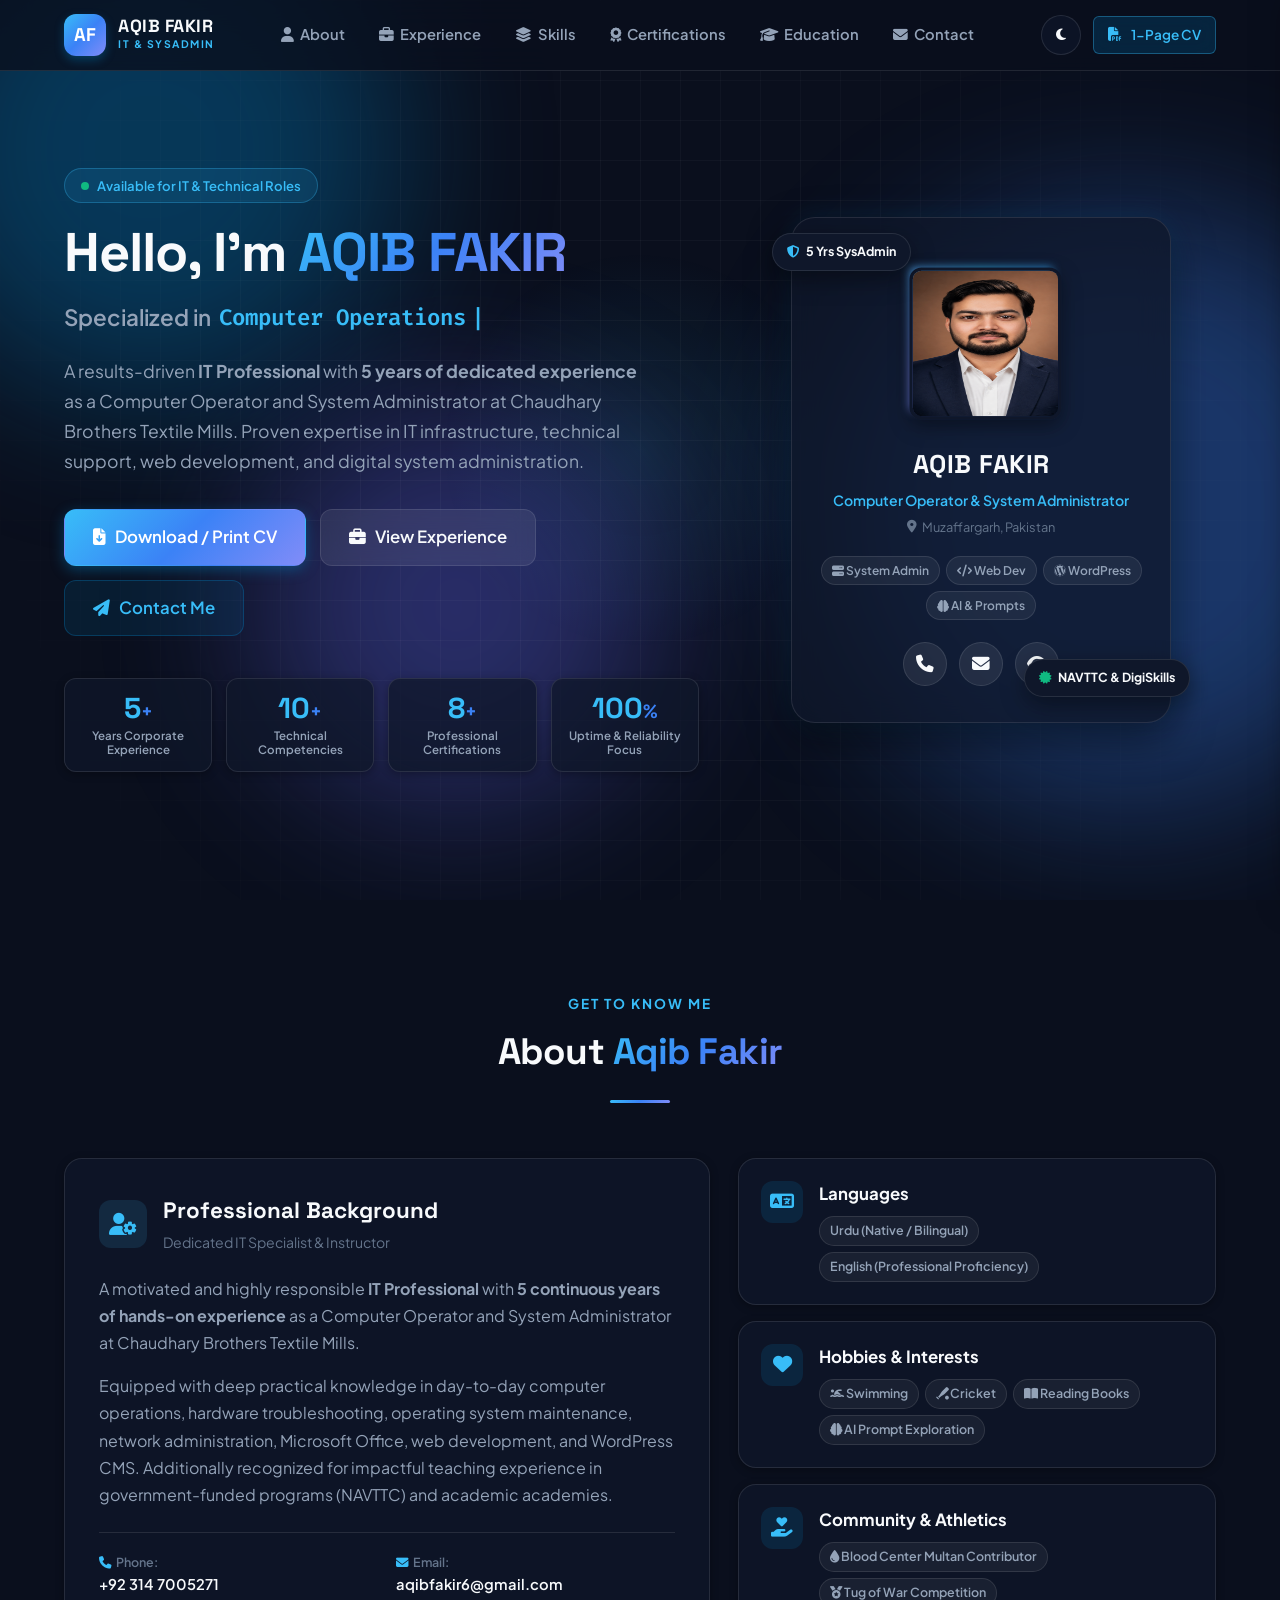
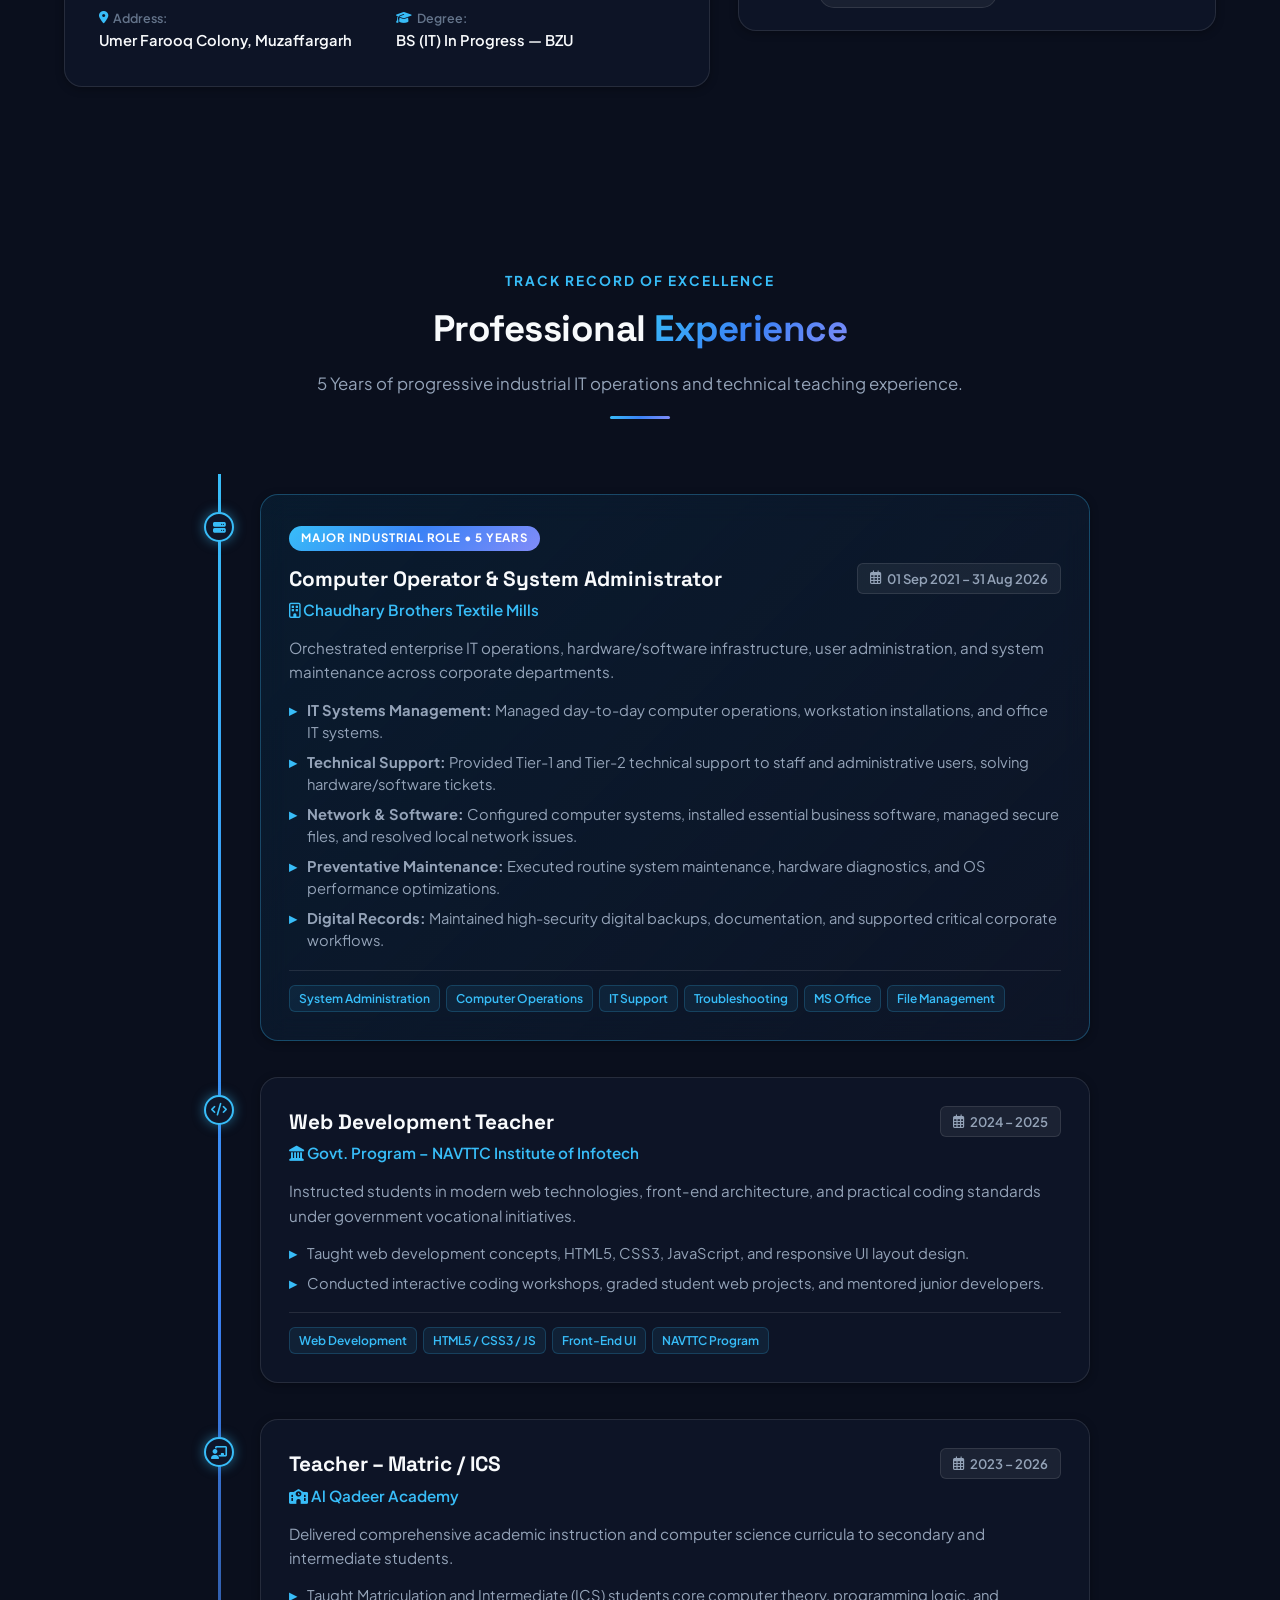
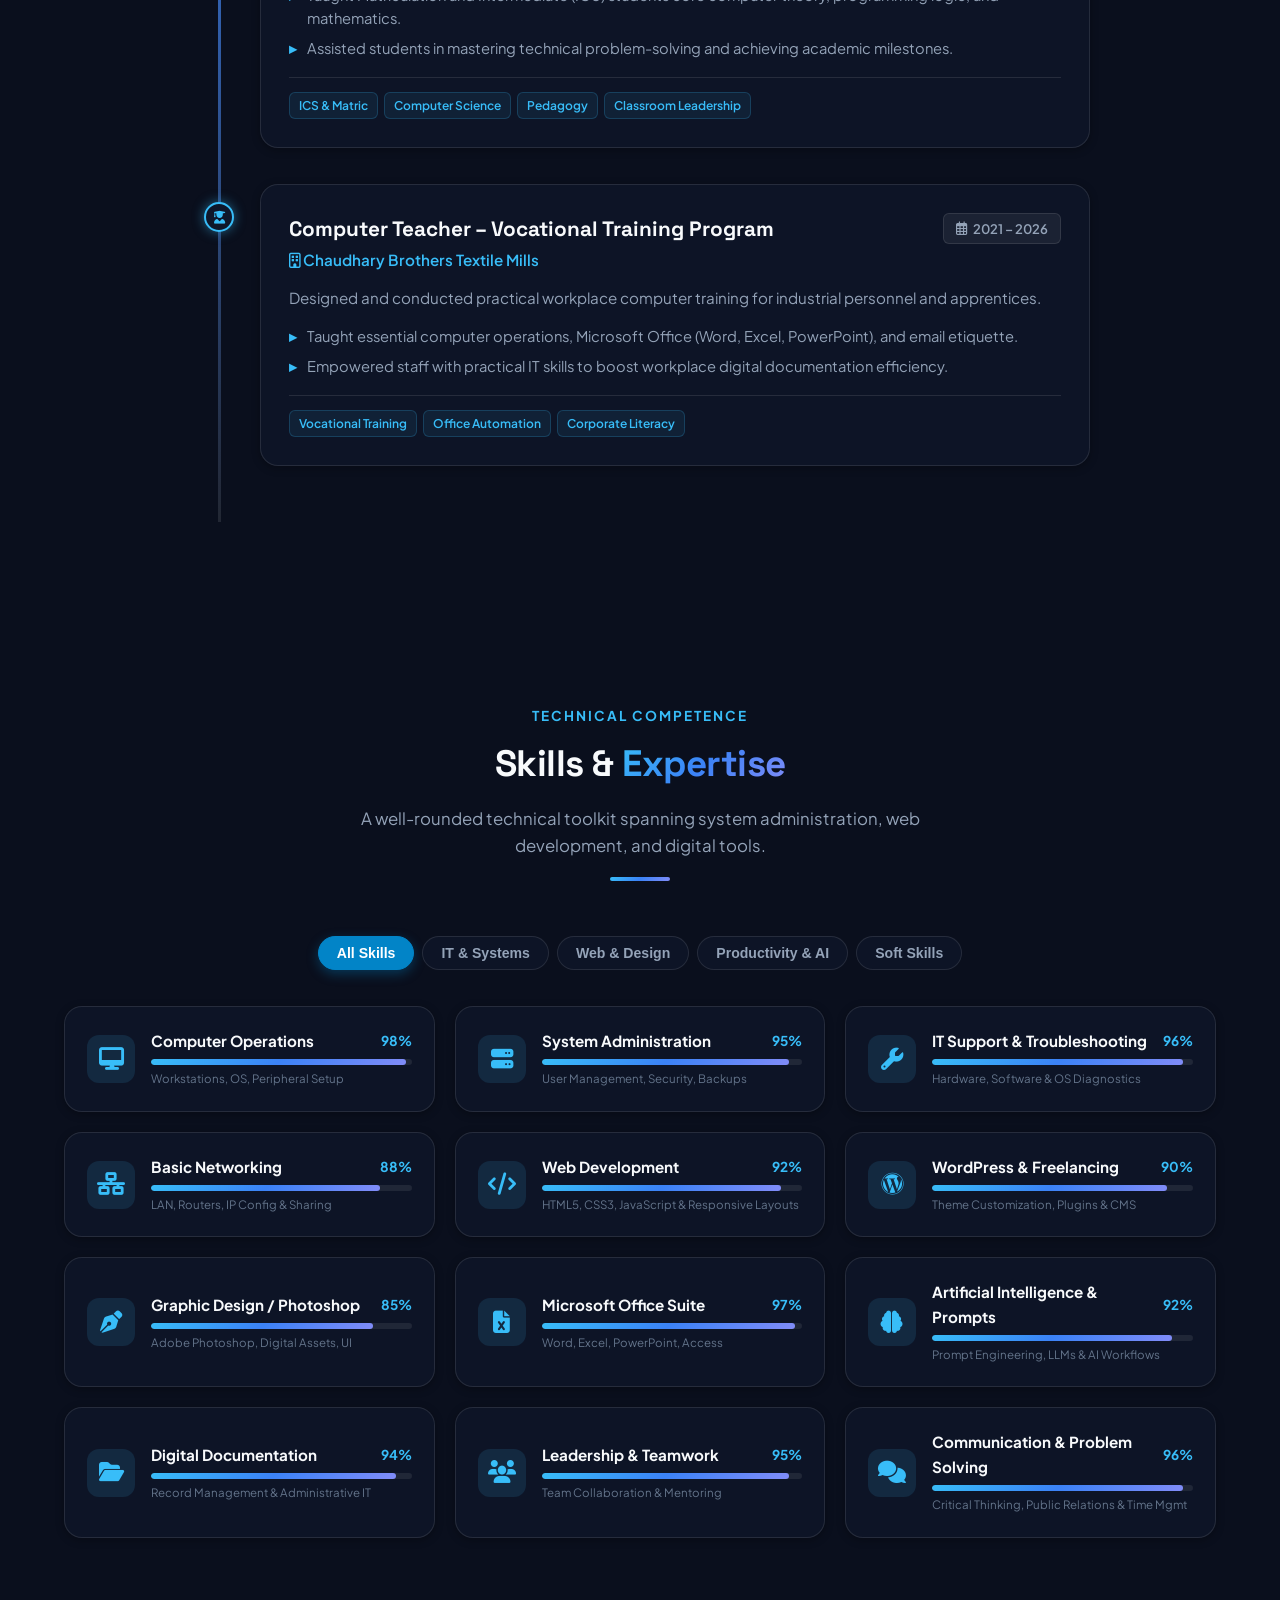
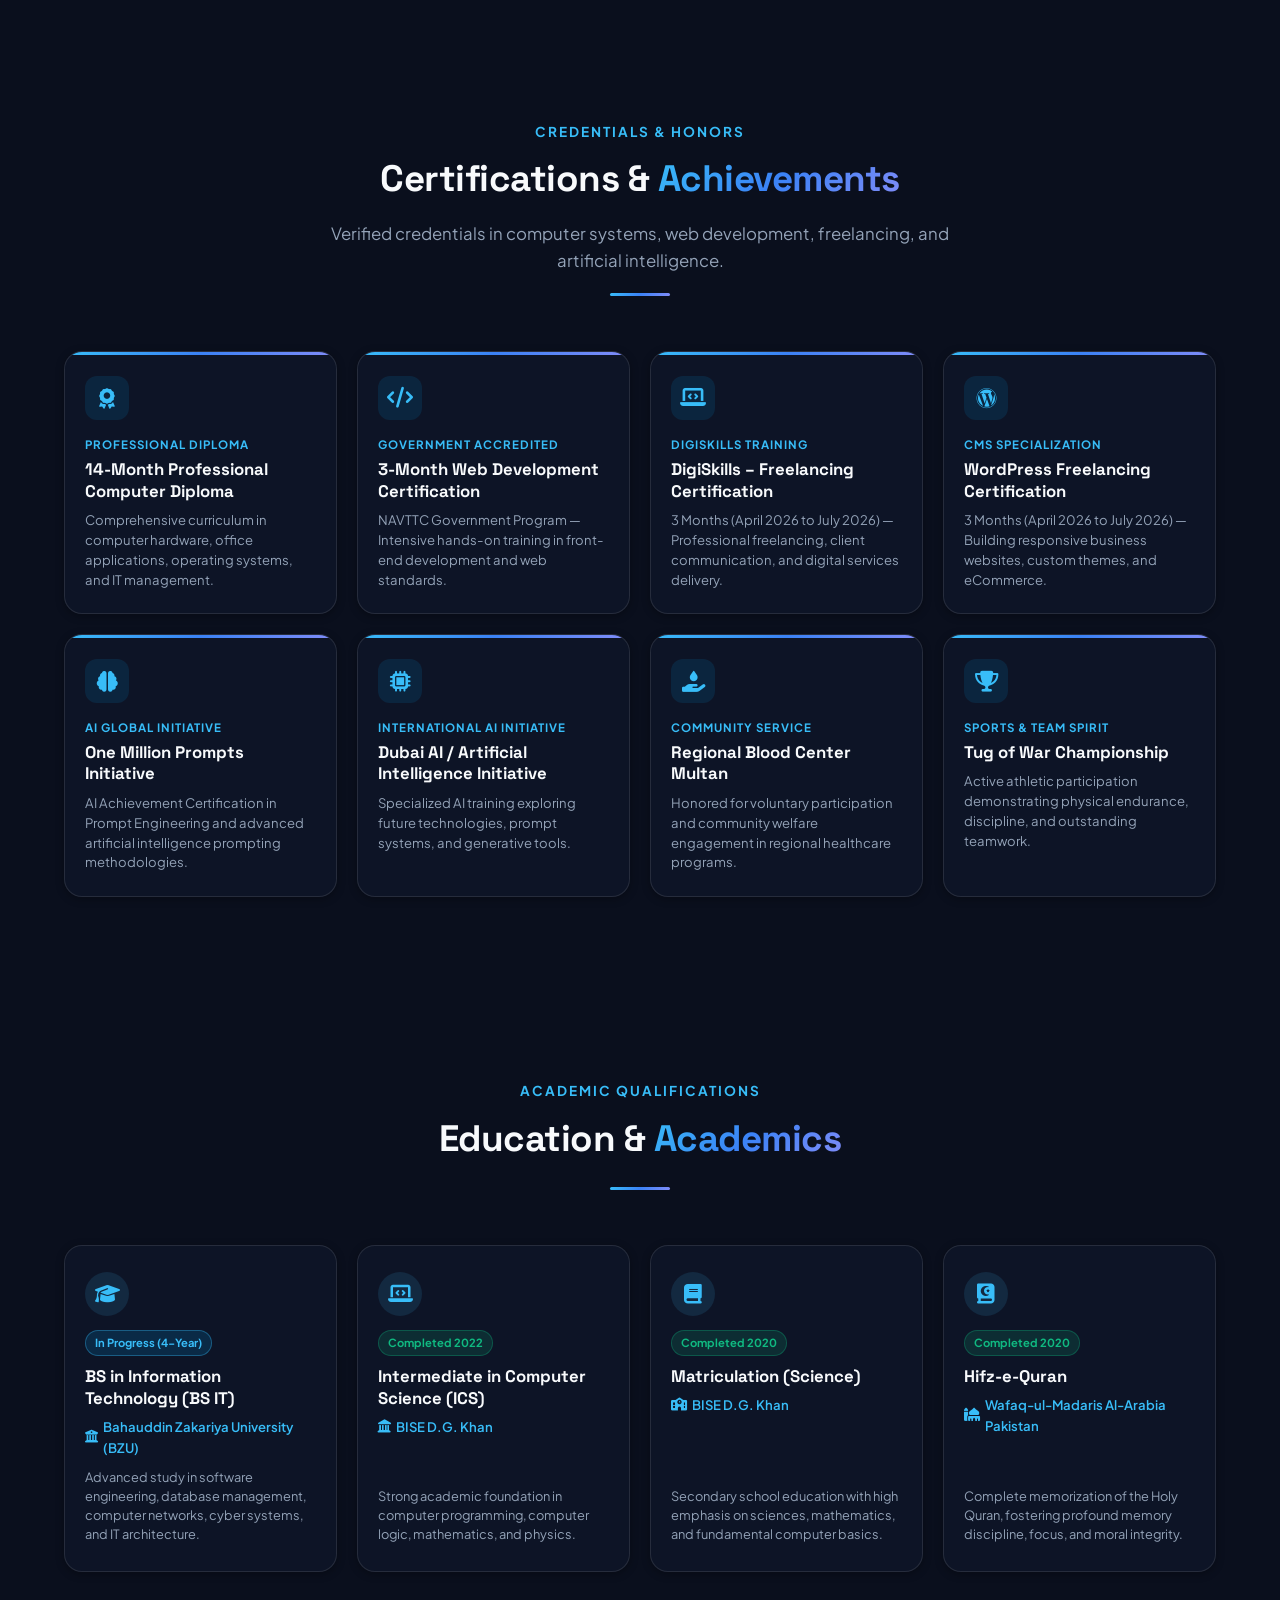
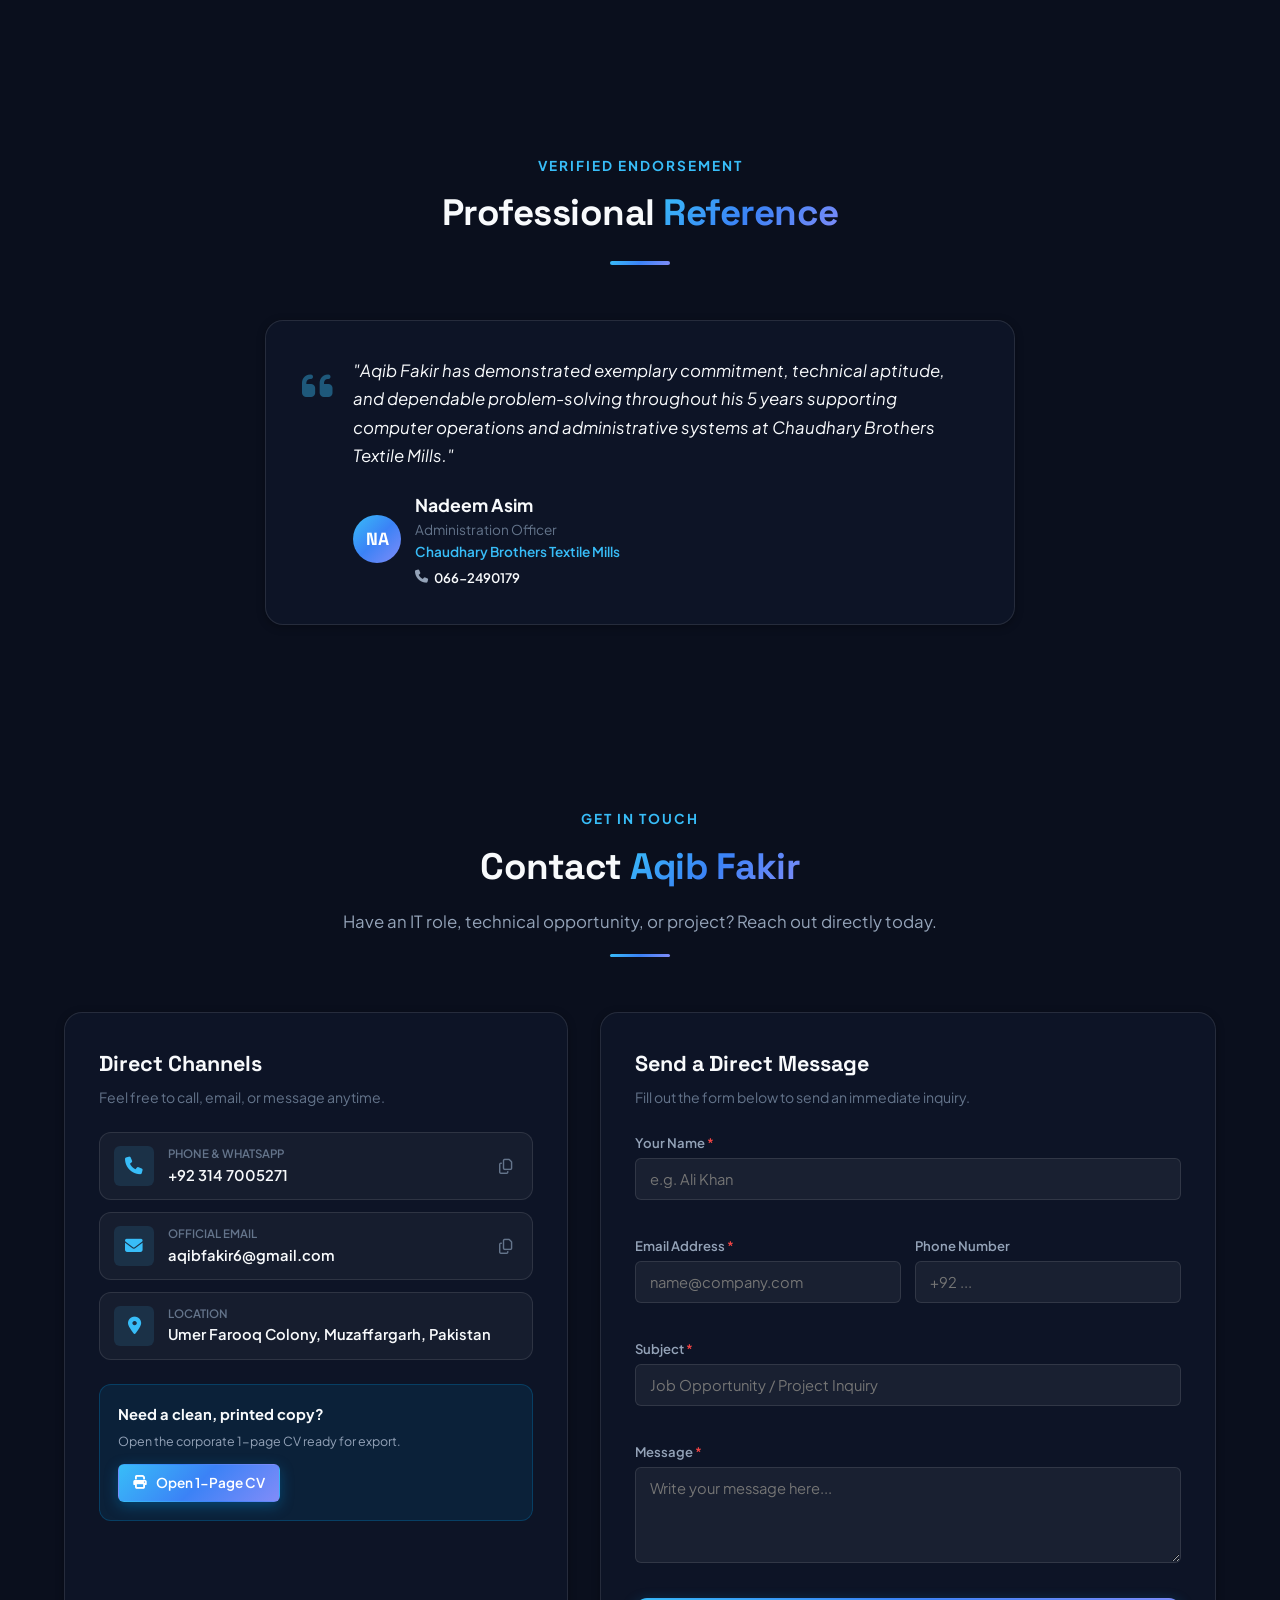
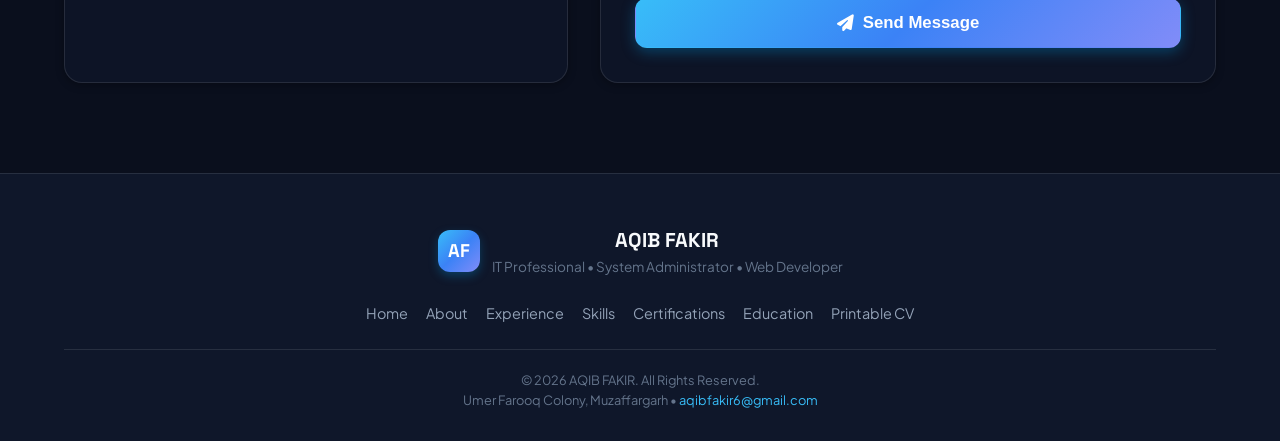
<file: index.html>
<!DOCTYPE html>
<html lang="en" class="dark">
<head>
  <meta charset="UTF-8">
  <meta name="viewport" content="width=device-width, initial-scale=1.0">
  <meta http-equiv="X-UA-Compatible" content="ie=edge">
  
  <!-- SEO & Social Meta Tags -->
  <title>AQIB FAKIR | IT Professional, System Administrator & Web Developer</title>
  <meta name="description" content="Official professional portfolio and resume of Aqib Fakir - IT Professional with 5 years of experience in System Administration, Computer Operations, Web Development & IT Support.">
  <meta name="keywords" content="Aqib Fakir, IT Professional, System Administrator, Computer Operator, Web Developer, WordPress, Muzaffargarh, BZU IT, Pakistan IT Specialist">
  <meta name="author" content="Aqib Fakir">
  <meta name="robots" content="index, follow">
  
  <!-- Open Graph / Social Sharing -->
  <meta property="og:type" content="website">
  <meta property="og:title" content="AQIB FAKIR - IT Professional & Web Developer">
  <meta property="og:description" content="5+ Years of experience in System Administration, Computer Operations, IT Support & Front-End Web Development.">
  
  <!-- Google Fonts & Font Awesome Icons -->
  <link rel="preconnect" href="https://fonts.googleapis.com">
  <link rel="preconnect" href="https://fonts.gstatic.com" crossorigin>
  <link href="https://fonts.googleapis.com/css2?family=Plus+Jakarta+Sans:wght@300;400;500;600;700;800&family=Space+Grotesk:wght@500;600;700;800&family=Fira+Code:wght@400;500&display=swap" rel="stylesheet">
  <link rel="stylesheet" href="https://cdnjs.cloudflare.com/ajax/libs/font-awesome/6.5.1/css/all.min.css">
  
  <!-- Custom Stylesheet -->
  <link rel="stylesheet" href="style.css">
</head>
<body>

  <!-- Custom Glowing Mouse Cursor / Ambient Light Tracker -->
  <div class="cursor-glow" id="cursorGlow" aria-hidden="true"></div>

  <!-- Background Decorative Shapes & Gradients -->
  <div class="bg-decoration-canvas" aria-hidden="true">
    <div class="glow-orb orb-1"></div>
    <div class="glow-orb orb-2"></div>
    <div class="glow-orb orb-3"></div>
    <div class="grid-overlay"></div>
  </div>

  <!-- ==========================================================================
       TOP NAVIGATION BAR (Transparent / Glassmorphism)
       ========================================================================== -->
  <header class="navbar-wrapper" id="mainHeader">
    <nav class="navbar container" aria-label="Main Navigation">
      <a href="#hero" class="nav-brand">
        <div class="brand-avatar">AF</div>
        <div class="brand-text">
          <span class="brand-name">AQIB FAKIR</span>
          <span class="brand-tag">IT & SYSADMIN</span>
        </div>
      </a>

      <!-- Desktop Navigation Menu -->
      <ul class="nav-menu" id="navMenu">
        <li class="nav-item"><a href="#about" class="nav-link"><i class="fa-solid fa-user"></i> About</a></li>
        <li class="nav-item"><a href="#experience" class="nav-link"><i class="fa-solid fa-briefcase"></i> Experience</a></li>
        <li class="nav-item"><a href="#skills" class="nav-link"><i class="fa-solid fa-layer-group"></i> Skills</a></li>
        <li class="nav-item"><a href="#certifications" class="nav-link"><i class="fa-solid fa-award"></i> Certifications</a></li>
        <li class="nav-item"><a href="#education" class="nav-link"><i class="fa-solid fa-graduation-cap"></i> Education</a></li>
        <li class="nav-item"><a href="#contact" class="nav-link"><i class="fa-solid fa-envelope"></i> Contact</a></li>
      </ul>

      <!-- Right Action Controls -->
      <div class="nav-actions">
        <!-- Theme Mode Switch -->
        <button id="themeToggle" class="btn-icon" aria-label="Toggle Color Theme" title="Toggle Light/Dark Theme">
          <i class="fa-solid fa-moon theme-icon-dark"></i>
          <i class="fa-solid fa-sun theme-icon-light"></i>
        </button>

        <!-- View / Print One-Page Resume Link -->
        <a href="resume.html" class="btn btn-sm btn-primary-glass" title="Open Clean 1-Page Printable CV">
          <i class="fa-solid fa-file-pdf"></i>
          <span>1-Page CV</span>
        </a>

        <!-- Mobile Drawer Toggle Hamburger -->
        <button class="hamburger-btn" id="mobileMenuBtn" aria-label="Open Mobile Menu" aria-expanded="false">
          <span></span>
          <span></span>
          <span></span>
        </button>
      </div>
    </nav>
  </header>

  <!-- Mobile Drawer Menu -->
  <div class="mobile-drawer" id="mobileDrawer" aria-hidden="true">
    <div class="drawer-header">
      <div class="brand-avatar">AF</div>
      <span class="drawer-title">AQIB FAKIR</span>
      <button class="close-drawer-btn" id="closeDrawerBtn" aria-label="Close menu">&times;</button>
    </div>
    <ul class="mobile-nav-list">
      <li><a href="#hero" class="mobile-nav-link"><i class="fa-solid fa-house"></i> Home</a></li>
      <li><a href="#about" class="mobile-nav-link"><i class="fa-solid fa-user"></i> About Me</a></li>
      <li><a href="#experience" class="mobile-nav-link"><i class="fa-solid fa-briefcase"></i> Experience</a></li>
      <li><a href="#skills" class="mobile-nav-link"><i class="fa-solid fa-layer-group"></i> Technical Skills</a></li>
      <li><a href="#certifications" class="mobile-nav-link"><i class="fa-solid fa-award"></i> Certifications</a></li>
      <li><a href="#education" class="mobile-nav-link"><i class="fa-solid fa-graduation-cap"></i> Education</a></li>
      <li><a href="#reference" class="mobile-nav-link"><i class="fa-solid fa-handshake"></i> Reference</a></li>
      <li><a href="#contact" class="mobile-nav-link"><i class="fa-solid fa-envelope"></i> Contact</a></li>
      <li class="drawer-action-item">
        <a href="resume.html" class="btn btn-primary w-full">
          <i class="fa-solid fa-file-pdf"></i> View Printable Resume
        </a>
      </li>
    </ul>
  </div>
  <div class="drawer-backdrop" id="drawerBackdrop"></div>

  <!-- ==========================================================================
       HERO SECTION (Interactive Dynamic UI with Typing Effect & Badges)
       ========================================================================== -->
  <main id="main-content">
    <section id="hero" class="hero-section section">
      <div class="container hero-container">
        
        <div class="hero-content reveal-on-scroll">
          <div class="hero-pill-badge">
            <span class="pulse-dot"></span>
            <span>Available for IT & Technical Roles</span>
          </div>

          <h1 class="hero-title">
            Hello, I'm <span class="text-gradient">AQIB FAKIR</span>
          </h1>

          <div class="hero-typing-wrapper">
            <span class="typing-prefix">Specialized in</span>
            <span class="typing-text" id="typingText">Computer Operations</span>
            <span class="typing-cursor">|</span>
          </div>

          <p class="hero-description">
            A results-driven <strong>IT Professional</strong> with <strong>5 years of dedicated experience</strong> as a Computer Operator and System Administrator at Chaudhary Brothers Textile Mills. Proven expertise in IT infrastructure, technical support, web development, and digital system administration.
          </p>

          <div class="hero-cta-group">
            <a href="resume.html" class="btn btn-primary btn-lg tilt-effect">
              <i class="fa-solid fa-file-arrow-down"></i>
              <span>Download / Print CV</span>
            </a>
            <a href="#experience" class="btn btn-glass btn-lg tilt-effect">
              <i class="fa-solid fa-briefcase"></i>
              <span>View Experience</span>
            </a>
            <a href="#contact" class="btn btn-secondary-glass btn-lg tilt-effect">
              <i class="fa-solid fa-paper-plane"></i>
              <span>Contact Me</span>
            </a>
          </div>

          <!-- Hero Metrics / Quick Stats Counter -->
          <div class="hero-stats-grid">
            <div class="stat-card tilt-effect">
              <div class="stat-number" data-target="5">5<span>+</span></div>
              <div class="stat-label">Years Corporate Experience</div>
            </div>
            <div class="stat-card tilt-effect">
              <div class="stat-number" data-target="10">10<span>+</span></div>
              <div class="stat-label">Technical Competencies</div>
            </div>
            <div class="stat-card tilt-effect">
              <div class="stat-number" data-target="8">8<span>+</span></div>
              <div class="stat-label">Professional Certifications</div>
            </div>
            <div class="stat-card tilt-effect">
              <div class="stat-number" data-target="100">100<span>%</span></div>
              <div class="stat-label">Uptime & Reliability Focus</div>
            </div>
          </div>

        </div>

        <!-- Hero Visual Profile Card -->
        <div class="hero-visual reveal-on-scroll">
          <div class="profile-card-3d tilt-card" id="profileTiltCard">
            <div class="profile-card-inner">
              <div class="profile-avatar-frame">
                <div class="avatar-ring-animated"></div>
                <img src="aqib.jpg" 
                     alt="Aqib Fakir Portrait" 
                     id="heroProfileImg"
                     class="profile-img">
              </div>

              <div class="profile-identity">
                <h3 class="profile-name">AQIB FAKIR</h3>
                <p class="profile-role">Computer Operator & System Administrator</p>
                <div class="profile-location">
                  <i class="fa-solid fa-location-dot"></i> Muzaffargarh, Pakistan
                </div>
              </div>

              <!-- Quick Info Badges -->
              <div class="profile-tags">
                <span class="ptag"><i class="fa-solid fa-server"></i> System Admin</span>
                <span class="ptag"><i class="fa-solid fa-code"></i> Web Dev</span>
                <span class="ptag"><i class="fa-brands fa-wordpress"></i> WordPress</span>
                <span class="ptag"><i class="fa-solid fa-brain"></i> AI & Prompts</span>
              </div>

              <!-- Fast Action Row -->
              <div class="profile-quick-actions">
                <a href="tel:+923147005271" class="quick-btn" title="Call Aqib Fakir">
                  <i class="fa-solid fa-phone"></i>
                </a>
                <a href="mailto:aqibfakir6@gmail.com" class="quick-btn" title="Email Aqib Fakir">
                  <i class="fa-solid fa-envelope"></i>
                </a>
                <button class="quick-btn" id="openResumeModalBtn" title="Preview Resume Modal">
                  <i class="fa-solid fa-eye"></i>
                </button>
              </div>

              <!-- Floating Interactive Mini Badges -->
              <div class="floating-badge badge-top-left floating-anim">
                <i class="fa-solid fa-shield-halved"></i>
                <span>5 Yrs SysAdmin</span>
              </div>
              <div class="floating-badge badge-bottom-right floating-anim-rev">
                <i class="fa-solid fa-certificate"></i>
                <span>NAVTTC & DigiSkills</span>
              </div>

            </div>
          </div>
        </div>

      </div>
    </section>

    <!-- ==========================================================================
         ABOUT ME SECTION
         ========================================================================== -->
    <section id="about" class="about-section section">
      <div class="container">
        
        <div class="section-header reveal-on-scroll">
          <span class="section-subtitle">Get To Know Me</span>
          <h2 class="section-title">About <span class="text-gradient">Aqib Fakir</span></h2>
          <div class="section-divider"></div>
        </div>

        <div class="about-grid">
          
          <div class="about-card glass-panel reveal-on-scroll tilt-effect">
            <div class="about-card-header">
              <div class="header-icon-box">
                <i class="fa-solid fa-user-gear"></i>
              </div>
              <div>
                <h3 class="about-card-title">Professional Background</h3>
                <span class="about-card-subtitle">Dedicated IT Specialist & Instructor</span>
              </div>
            </div>
            <p class="about-text">
              A motivated and highly responsible <strong>IT Professional</strong> with <strong>5 continuous years of hands-on experience</strong> as a Computer Operator and System Administrator at Chaudhary Brothers Textile Mills. 
            </p>
            <p class="about-text">
              Equipped with deep practical knowledge in day-to-day computer operations, hardware troubleshooting, operating system maintenance, network administration, Microsoft Office, web development, and WordPress CMS. Additionally recognized for impactful teaching experience in government-funded programs (NAVTTC) and academic academies.
            </p>
            
            <div class="personal-details-grid">
              <div class="detail-item">
                <span class="d-label"><i class="fa-solid fa-phone"></i> Phone:</span>
                <span class="d-val"><a href="tel:+923147005271">+92 314 7005271</a></span>
              </div>
              <div class="detail-item">
                <span class="d-label"><i class="fa-solid fa-envelope"></i> Email:</span>
                <span class="d-val"><a href="mailto:aqibfakir6@gmail.com">aqibfakir6@gmail.com</a></span>
              </div>
              <div class="detail-item">
                <span class="d-label"><i class="fa-solid fa-location-dot"></i> Address:</span>
                <span class="d-val">Umer Farooq Colony, Muzaffargarh</span>
              </div>
              <div class="detail-item">
                <span class="d-label"><i class="fa-solid fa-graduation-cap"></i> Degree:</span>
                <span class="d-val">BS (IT) In Progress — BZU</span>
              </div>
            </div>
          </div>

          <div class="about-highlights-wrapper reveal-on-scroll">
            
            <div class="highlight-box glass-panel tilt-effect">
              <div class="highlight-icon">
                <i class="fa-solid fa-language"></i>
              </div>
              <div class="highlight-info">
                <h4>Languages</h4>
                <div class="highlight-pills">
                  <span class="pill">Urdu (Native / Bilingual)</span>
                  <span class="pill">English (Professional Proficiency)</span>
                </div>
              </div>
            </div>

            <div class="highlight-box glass-panel tilt-effect">
              <div class="highlight-icon">
                <i class="fa-solid fa-heart"></i>
              </div>
              <div class="highlight-info">
                <h4>Hobbies & Interests</h4>
                <div class="highlight-pills">
                  <span class="pill"><i class="fa-solid fa-person-swimming"></i> Swimming</span>
                  <span class="pill"><i class="fa-solid fa-baseball-bat-ball"></i> Cricket</span>
                  <span class="pill"><i class="fa-solid fa-book-open"></i> Reading Books</span>
                  <span class="pill"><i class="fa-solid fa-brain"></i> AI Prompt Exploration</span>
                </div>
              </div>
            </div>

            <div class="highlight-box glass-panel tilt-effect">
              <div class="highlight-icon">
                <i class="fa-solid fa-hand-holding-heart"></i>
              </div>
              <div class="highlight-info">
                <h4>Community & Athletics</h4>
                <div class="highlight-pills">
                  <span class="pill"><i class="fa-solid fa-droplet"></i> Blood Center Multan Contributor</span>
                  <span class="pill"><i class="fa-solid fa-medal"></i> Tug of War Competition</span>
                </div>
              </div>
            </div>

          </div>

        </div>

      </div>
    </section>

    <!-- ==========================================================================
         PROFESSIONAL EXPERIENCE SECTION (Interactive Timeline)
         ========================================================================== -->
    <section id="experience" class="experience-section section">
      <div class="container">
        
        <div class="section-header reveal-on-scroll">
          <span class="section-subtitle">Track Record of Excellence</span>
          <h2 class="section-title">Professional <span class="text-gradient">Experience</span></h2>
          <p class="section-desc">5 Years of progressive industrial IT operations and technical teaching experience.</p>
          <div class="section-divider"></div>
        </div>

        <div class="timeline-container">
          
          <!-- Experience Card 1: Primary Role -->
          <div class="timeline-item reveal-on-scroll">
            <div class="timeline-marker">
              <div class="marker-dot"></div>
              <div class="marker-icon"><i class="fa-solid fa-server"></i></div>
            </div>
            <div class="timeline-card glass-panel tilt-effect featured-role">
              <div class="role-badge-pill">Major Industrial Role &bull; 5 Years</div>
              <div class="timeline-card-header">
                <div>
                  <h3 class="role-title">Computer Operator & System Administrator</h3>
                  <div class="role-company"><i class="fa-regular fa-building"></i> Chaudhary Brothers Textile Mills</div>
                </div>
                <div class="role-period">
                  <i class="fa-regular fa-calendar-days"></i>
                  <span>01 Sep 2021 – 31 Aug 2026</span>
                </div>
              </div>
              <div class="role-body">
                <p class="role-summary">
                  Orchestrated enterprise IT operations, hardware/software infrastructure, user administration, and system maintenance across corporate departments.
                </p>
                <ul class="role-responsibilities">
                  <li><strong>IT Systems Management:</strong> Managed day-to-day computer operations, workstation installations, and office IT systems.</li>
                  <li><strong>Technical Support:</strong> Provided Tier-1 and Tier-2 technical support to staff and administrative users, solving hardware/software tickets.</li>
                  <li><strong>Network & Software:</strong> Configured computer systems, installed essential business software, managed secure files, and resolved local network issues.</li>
                  <li><strong>Preventative Maintenance:</strong> Executed routine system maintenance, hardware diagnostics, and OS performance optimizations.</li>
                  <li><strong>Digital Records:</strong> Maintained high-security digital backups, documentation, and supported critical corporate workflows.</li>
                </ul>
                <div class="role-tech-tags">
                  <span>System Administration</span>
                  <span>Computer Operations</span>
                  <span>IT Support</span>
                  <span>Troubleshooting</span>
                  <span>MS Office</span>
                  <span>File Management</span>
                </div>
              </div>
            </div>
          </div>

          <!-- Experience Card 2: Web Dev Teacher -->
          <div class="timeline-item reveal-on-scroll">
            <div class="timeline-marker">
              <div class="marker-dot"></div>
              <div class="marker-icon"><i class="fa-solid fa-code"></i></div>
            </div>
            <div class="timeline-card glass-panel tilt-effect">
              <div class="timeline-card-header">
                <div>
                  <h3 class="role-title">Web Development Teacher</h3>
                  <div class="role-company"><i class="fa-solid fa-landmark"></i> Govt. Program – NAVTTC Institute of Infotech</div>
                </div>
                <div class="role-period">
                  <i class="fa-regular fa-calendar-days"></i>
                  <span>2024 – 2025</span>
                </div>
              </div>
              <div class="role-body">
                <p class="role-summary">
                  Instructed students in modern web technologies, front-end architecture, and practical coding standards under government vocational initiatives.
                </p>
                <ul class="role-responsibilities">
                  <li>Taught web development concepts, HTML5, CSS3, JavaScript, and responsive UI layout design.</li>
                  <li>Conducted interactive coding workshops, graded student web projects, and mentored junior developers.</li>
                </ul>
                <div class="role-tech-tags">
                  <span>Web Development</span>
                  <span>HTML5 / CSS3 / JS</span>
                  <span>Front-End UI</span>
                  <span>NAVTTC Program</span>
                </div>
              </div>
            </div>
          </div>

          <!-- Experience Card 3: Academic Teacher -->
          <div class="timeline-item reveal-on-scroll">
            <div class="timeline-marker">
              <div class="marker-dot"></div>
              <div class="marker-icon"><i class="fa-solid fa-chalkboard-user"></i></div>
            </div>
            <div class="timeline-card glass-panel tilt-effect">
              <div class="timeline-card-header">
                <div>
                  <h3 class="role-title">Teacher – Matric / ICS</h3>
                  <div class="role-company"><i class="fa-solid fa-school"></i> Al Qadeer Academy</div>
                </div>
                <div class="role-period">
                  <i class="fa-regular fa-calendar-days"></i>
                  <span>2023 – 2026</span>
                </div>
              </div>
              <div class="role-body">
                <p class="role-summary">
                  Delivered comprehensive academic instruction and computer science curricula to secondary and intermediate students.
                </p>
                <ul class="role-responsibilities">
                  <li>Taught Matriculation and Intermediate (ICS) students core computer theory, programming logic, and mathematics.</li>
                  <li>Assisted students in mastering technical problem-solving and achieving academic milestones.</li>
                </ul>
                <div class="role-tech-tags">
                  <span>ICS & Matric</span>
                  <span>Computer Science</span>
                  <span>Pedagogy</span>
                  <span>Classroom Leadership</span>
                </div>
              </div>
            </div>
          </div>

          <!-- Experience Card 4: Vocational Computer Teacher -->
          <div class="timeline-item reveal-on-scroll">
            <div class="timeline-marker">
              <div class="marker-dot"></div>
              <div class="marker-icon"><i class="fa-solid fa-user-graduate"></i></div>
            </div>
            <div class="timeline-card glass-panel tilt-effect">
              <div class="timeline-card-header">
                <div>
                  <h3 class="role-title">Computer Teacher – Vocational Training Program</h3>
                  <div class="role-company"><i class="fa-regular fa-building"></i> Chaudhary Brothers Textile Mills</div>
                </div>
                <div class="role-period">
                  <i class="fa-regular fa-calendar-days"></i>
                  <span>2021 – 2026</span>
                </div>
              </div>
              <div class="role-body">
                <p class="role-summary">
                  Designed and conducted practical workplace computer training for industrial personnel and apprentices.
                </p>
                <ul class="role-responsibilities">
                  <li>Taught essential computer operations, Microsoft Office (Word, Excel, PowerPoint), and email etiquette.</li>
                  <li>Empowered staff with practical IT skills to boost workplace digital documentation efficiency.</li>
                </ul>
                <div class="role-tech-tags">
                  <span>Vocational Training</span>
                  <span>Office Automation</span>
                  <span>Corporate Literacy</span>
                </div>
              </div>
            </div>
          </div>

        </div>

      </div>
    </section>

    <!-- ==========================================================================
         SKILLS & EXPERTISE SECTION (Filterable Tabs & Progress Bars)
         ========================================================================== -->
    <section id="skills" class="skills-section section">
      <div class="container">
        
        <div class="section-header reveal-on-scroll">
          <span class="section-subtitle">Technical Competence</span>
          <h2 class="section-title">Skills & <span class="text-gradient">Expertise</span></h2>
          <p class="section-desc">A well-rounded technical toolkit spanning system administration, web development, and digital tools.</p>
          <div class="section-divider"></div>
        </div>

        <!-- Filter Tabs -->
        <div class="skills-filter-tabs reveal-on-scroll" role="tablist">
          <button class="filter-tab active" data-filter="all" role="tab" aria-selected="true">All Skills</button>
          <button class="filter-tab" data-filter="systems" role="tab" aria-selected="false">IT & Systems</button>
          <button class="filter-tab" data-filter="web" role="tab" aria-selected="false">Web & Design</button>
          <button class="filter-tab" data-filter="tools" role="tab" aria-selected="false">Productivity & AI</button>
          <button class="filter-tab" data-filter="soft" role="tab" aria-selected="false">Soft Skills</button>
        </div>

        <!-- Skills Grid Container -->
        <div class="skills-grid" id="skillsGrid">
          
          <!-- Skill: Computer Operations -->
          <div class="skill-card glass-panel tilt-effect" data-category="systems">
            <div class="skill-icon-wrapper">
              <i class="fa-solid fa-desktop"></i>
            </div>
            <div class="skill-info">
              <div class="skill-title-row">
                <span class="skill-name">Computer Operations</span>
                <span class="skill-percentage">98%</span>
              </div>
              <div class="progress-bar-bg">
                <div class="progress-bar-fill" style="width: 98%;"></div>
              </div>
              <span class="skill-note">Workstations, OS, Peripheral Setup</span>
            </div>
          </div>

          <!-- Skill: System Administration -->
          <div class="skill-card glass-panel tilt-effect" data-category="systems">
            <div class="skill-icon-wrapper">
              <i class="fa-solid fa-server"></i>
            </div>
            <div class="skill-info">
              <div class="skill-title-row">
                <span class="skill-name">System Administration</span>
                <span class="skill-percentage">95%</span>
              </div>
              <div class="progress-bar-bg">
                <div class="progress-bar-fill" style="width: 95%;"></div>
              </div>
              <span class="skill-note">User Management, Security, Backups</span>
            </div>
          </div>

          <!-- Skill: IT Support & Troubleshooting -->
          <div class="skill-card glass-panel tilt-effect" data-category="systems">
            <div class="skill-icon-wrapper">
              <i class="fa-solid fa-wrench"></i>
            </div>
            <div class="skill-info">
              <div class="skill-title-row">
                <span class="skill-name">IT Support & Troubleshooting</span>
                <span class="skill-percentage">96%</span>
              </div>
              <div class="progress-bar-bg">
                <div class="progress-bar-fill" style="width: 96%;"></div>
              </div>
              <span class="skill-note">Hardware, Software & OS Diagnostics</span>
            </div>
          </div>

          <!-- Skill: Basic Networking -->
          <div class="skill-card glass-panel tilt-effect" data-category="systems">
            <div class="skill-icon-wrapper">
              <i class="fa-solid fa-network-wired"></i>
            </div>
            <div class="skill-info">
              <div class="skill-title-row">
                <span class="skill-name">Basic Networking</span>
                <span class="skill-percentage">88%</span>
              </div>
              <div class="progress-bar-bg">
                <div class="progress-bar-fill" style="width: 88%;"></div>
              </div>
              <span class="skill-note">LAN, Routers, IP Config & Sharing</span>
            </div>
          </div>

          <!-- Skill: Web Development -->
          <div class="skill-card glass-panel tilt-effect" data-category="web">
            <div class="skill-icon-wrapper">
              <i class="fa-solid fa-code"></i>
            </div>
            <div class="skill-info">
              <div class="skill-title-row">
                <span class="skill-name">Web Development</span>
                <span class="skill-percentage">92%</span>
              </div>
              <div class="progress-bar-bg">
                <div class="progress-bar-fill" style="width: 92%;"></div>
              </div>
              <span class="skill-note">HTML5, CSS3, JavaScript & Responsive Layouts</span>
            </div>
          </div>

          <!-- Skill: WordPress CMS -->
          <div class="skill-card glass-panel tilt-effect" data-category="web">
            <div class="skill-icon-wrapper">
              <i class="fa-brands fa-wordpress"></i>
            </div>
            <div class="skill-info">
              <div class="skill-title-row">
                <span class="skill-name">WordPress & Freelancing</span>
                <span class="skill-percentage">90%</span>
              </div>
              <div class="progress-bar-bg">
                <div class="progress-bar-fill" style="width: 90%;"></div>
              </div>
              <span class="skill-note">Theme Customization, Plugins & CMS</span>
            </div>
          </div>

          <!-- Skill: Graphic Designing & Photoshop -->
          <div class="skill-card glass-panel tilt-effect" data-category="web">
            <div class="skill-icon-wrapper">
              <i class="fa-solid fa-pen-nib"></i>
            </div>
            <div class="skill-info">
              <div class="skill-title-row">
                <span class="skill-name">Graphic Design / Photoshop</span>
                <span class="skill-percentage">85%</span>
              </div>
              <div class="progress-bar-bg">
                <div class="progress-bar-fill" style="width: 85%;"></div>
              </div>
              <span class="skill-note">Adobe Photoshop, Digital Assets, UI</span>
            </div>
          </div>

          <!-- Skill: Microsoft Office Suite -->
          <div class="skill-card glass-panel tilt-effect" data-category="tools">
            <div class="skill-icon-wrapper">
              <i class="fa-solid fa-file-excel"></i>
            </div>
            <div class="skill-info">
              <div class="skill-title-row">
                <span class="skill-name">Microsoft Office Suite</span>
                <span class="skill-percentage">97%</span>
              </div>
              <div class="progress-bar-bg">
                <div class="progress-bar-fill" style="width: 97%;"></div>
              </div>
              <span class="skill-note">Word, Excel, PowerPoint, Access</span>
            </div>
          </div>

          <!-- Skill: AI & Prompt Engineering -->
          <div class="skill-card glass-panel tilt-effect" data-category="tools">
            <div class="skill-icon-wrapper">
              <i class="fa-solid fa-brain"></i>
            </div>
            <div class="skill-info">
              <div class="skill-title-row">
                <span class="skill-name">Artificial Intelligence & Prompts</span>
                <span class="skill-percentage">92%</span>
              </div>
              <div class="progress-bar-bg">
                <div class="progress-bar-fill" style="width: 92%;"></div>
              </div>
              <span class="skill-note">Prompt Engineering, LLMs & AI Workflows</span>
            </div>
          </div>

          <!-- Skill: Digital Documentation -->
          <div class="skill-card glass-panel tilt-effect" data-category="tools">
            <div class="skill-icon-wrapper">
              <i class="fa-solid fa-folder-open"></i>
            </div>
            <div class="skill-info">
              <div class="skill-title-row">
                <span class="skill-name">Digital Documentation</span>
                <span class="skill-percentage">94%</span>
              </div>
              <div class="progress-bar-bg">
                <div class="progress-bar-fill" style="width: 94%;"></div>
              </div>
              <span class="skill-note">Record Management & Administrative IT</span>
            </div>
          </div>

          <!-- Soft Skills Group -->
          <div class="skill-card glass-panel tilt-effect" data-category="soft">
            <div class="skill-icon-wrapper">
              <i class="fa-solid fa-users"></i>
            </div>
            <div class="skill-info">
              <div class="skill-title-row">
                <span class="skill-name">Leadership & Teamwork</span>
                <span class="skill-percentage">95%</span>
              </div>
              <div class="progress-bar-bg">
                <div class="progress-bar-fill" style="width: 95%;"></div>
              </div>
              <span class="skill-note">Team Collaboration & Mentoring</span>
            </div>
          </div>

          <div class="skill-card glass-panel tilt-effect" data-category="soft">
            <div class="skill-icon-wrapper">
              <i class="fa-solid fa-comments"></i>
            </div>
            <div class="skill-info">
              <div class="skill-title-row">
                <span class="skill-name">Communication & Problem Solving</span>
                <span class="skill-percentage">96%</span>
              </div>
              <div class="progress-bar-bg">
                <div class="progress-bar-fill" style="width: 96%;"></div>
              </div>
              <span class="skill-note">Critical Thinking, Public Relations & Time Mgmt</span>
            </div>
          </div>

        </div>

      </div>
    </section>

    <!-- ==========================================================================
         CERTIFICATIONS & ACHIEVEMENTS SECTION
         ========================================================================== -->
    <section id="certifications" class="certifications-section section">
      <div class="container">
        
        <div class="section-header reveal-on-scroll">
          <span class="section-subtitle">Credentials & Honors</span>
          <h2 class="section-title">Certifications & <span class="text-gradient">Achievements</span></h2>
          <p class="section-desc">Verified credentials in computer systems, web development, freelancing, and artificial intelligence.</p>
          <div class="section-divider"></div>
        </div>

        <div class="cert-showcase-grid">
          
          <div class="cert-card glass-panel tilt-effect reveal-on-scroll">
            <div class="cert-badge-icon"><i class="fa-solid fa-award"></i></div>
            <div class="cert-details">
              <span class="cert-type">Professional Diploma</span>
              <h3 class="cert-name">14-Month Professional Computer Diploma</h3>
              <p class="cert-desc">Comprehensive curriculum in computer hardware, office applications, operating systems, and IT management.</p>
            </div>
          </div>

          <div class="cert-card glass-panel tilt-effect reveal-on-scroll">
            <div class="cert-badge-icon"><i class="fa-solid fa-code"></i></div>
            <div class="cert-details">
              <span class="cert-type">Government Accredited</span>
              <h3 class="cert-name">3-Month Web Development Certification</h3>
              <p class="cert-desc">NAVTTC Government Program — Intensive hands-on training in front-end development and web standards.</p>
            </div>
          </div>

          <div class="cert-card glass-panel tilt-effect reveal-on-scroll">
            <div class="cert-badge-icon"><i class="fa-solid fa-laptop-code"></i></div>
            <div class="cert-details">
              <span class="cert-type">DigiSkills Training</span>
              <h3 class="cert-name">DigiSkills – Freelancing Certification</h3>
              <p class="cert-desc">3 Months (April 2026 to July 2026) — Professional freelancing, client communication, and digital services delivery.</p>
            </div>
          </div>

          <div class="cert-card glass-panel tilt-effect reveal-on-scroll">
            <div class="cert-badge-icon"><i class="fa-brands fa-wordpress"></i></div>
            <div class="cert-details">
              <span class="cert-type">CMS Specialization</span>
              <h3 class="cert-name">WordPress Freelancing Certification</h3>
              <p class="cert-desc">3 Months (April 2026 to July 2026) — Building responsive business websites, custom themes, and eCommerce.</p>
            </div>
          </div>

          <div class="cert-card glass-panel tilt-effect reveal-on-scroll">
            <div class="cert-badge-icon"><i class="fa-solid fa-brain"></i></div>
            <div class="cert-details">
              <span class="cert-type">AI Global Initiative</span>
              <h3 class="cert-name">One Million Prompts Initiative</h3>
              <p class="cert-desc">AI Achievement Certification in Prompt Engineering and advanced artificial intelligence prompting methodologies.</p>
            </div>
          </div>

          <div class="cert-card glass-panel tilt-effect reveal-on-scroll">
            <div class="cert-badge-icon"><i class="fa-solid fa-microchip"></i></div>
            <div class="cert-details">
              <span class="cert-type">International AI Initiative</span>
              <h3 class="cert-name">Dubai AI / Artificial Intelligence Initiative</h3>
              <p class="cert-desc">Specialized AI training exploring future technologies, prompt systems, and generative tools.</p>
            </div>
          </div>

          <div class="cert-card glass-panel tilt-effect reveal-on-scroll">
            <div class="cert-badge-icon"><i class="fa-solid fa-hand-holding-droplet"></i></div>
            <div class="cert-details">
              <span class="cert-type">Community Service</span>
              <h3 class="cert-name">Regional Blood Center Multan</h3>
              <p class="cert-desc">Honored for voluntary participation and community welfare engagement in regional healthcare programs.</p>
            </div>
          </div>

          <div class="cert-card glass-panel tilt-effect reveal-on-scroll">
            <div class="cert-badge-icon"><i class="fa-solid fa-trophy"></i></div>
            <div class="cert-details">
              <span class="cert-type">Sports & Team Spirit</span>
              <h3 class="cert-name">Tug of War Championship</h3>
              <p class="cert-desc">Active athletic participation demonstrating physical endurance, discipline, and outstanding teamwork.</p>
            </div>
          </div>

        </div>

      </div>
    </section>

    <!-- ==========================================================================
         EDUCATION & ACADEMICS SECTION
         ========================================================================== -->
    <section id="education" class="education-section section">
      <div class="container">
        
        <div class="section-header reveal-on-scroll">
          <span class="section-subtitle">Academic Qualifications</span>
          <h2 class="section-title">Education & <span class="text-gradient">Academics</span></h2>
          <div class="section-divider"></div>
        </div>

        <div class="education-grid">
          
          <div class="edu-card glass-panel tilt-effect reveal-on-scroll">
            <div class="edu-icon-circle"><i class="fa-solid fa-graduation-cap"></i></div>
            <div class="edu-badge in-progress">In Progress (4-Year)</div>
            <h3 class="edu-degree-title">BS in Information Technology (BS IT)</h3>
            <div class="edu-institution"><i class="fa-solid fa-building-columns"></i> Bahauddin Zakariya University (BZU)</div>
            <p class="edu-description">Advanced study in software engineering, database management, computer networks, cyber systems, and IT architecture.</p>
          </div>

          <div class="edu-card glass-panel tilt-effect reveal-on-scroll">
            <div class="edu-icon-circle"><i class="fa-solid fa-laptop-code"></i></div>
            <div class="edu-badge completed">Completed 2022</div>
            <h3 class="edu-degree-title">Intermediate in Computer Science (ICS)</h3>
            <div class="edu-institution"><i class="fa-solid fa-landmark"></i> BISE D.G. Khan</div>
            <p class="edu-description">Strong academic foundation in computer programming, computer logic, mathematics, and physics.</p>
          </div>

          <div class="edu-card glass-panel tilt-effect reveal-on-scroll">
            <div class="edu-icon-circle"><i class="fa-solid fa-book"></i></div>
            <div class="edu-badge completed">Completed 2020</div>
            <h3 class="edu-degree-title">Matriculation (Science)</h3>
            <div class="edu-institution"><i class="fa-solid fa-school"></i> BISE D.G. Khan</div>
            <p class="edu-description">Secondary school education with high emphasis on sciences, mathematics, and fundamental computer basics.</p>
          </div>

          <div class="edu-card glass-panel tilt-effect reveal-on-scroll">
            <div class="edu-icon-circle"><i class="fa-solid fa-quran"></i></div>
            <div class="edu-badge completed">Completed 2020</div>
            <h3 class="edu-degree-title">Hifz-e-Quran</h3>
            <div class="edu-institution"><i class="fa-solid fa-mosque"></i> Wafaq-ul-Madaris Al-Arabia Pakistan</div>
            <p class="edu-description">Complete memorization of the Holy Quran, fostering profound memory discipline, focus, and moral integrity.</p>
          </div>

        </div>

      </div>
    </section>

    <!-- ==========================================================================
         PROFESSIONAL REFERENCE SECTION
         ========================================================================== -->
    <section id="reference" class="reference-section section">
      <div class="container">
        
        <div class="section-header reveal-on-scroll">
          <span class="section-subtitle">Verified Endorsement</span>
          <h2 class="section-title">Professional <span class="text-gradient">Reference</span></h2>
          <div class="section-divider"></div>
        </div>

        <div class="reference-wrapper reveal-on-scroll">
          <div class="reference-card-hero glass-panel tilt-effect">
            <div class="quote-icon"><i class="fa-solid fa-quote-left"></i></div>
            <div class="ref-content-block">
              <p class="ref-quote">
                "Aqib Fakir has demonstrated exemplary commitment, technical aptitude, and dependable problem-solving throughout his 5 years supporting computer operations and administrative systems at Chaudhary Brothers Textile Mills."
              </p>
              <div class="ref-author-row">
                <div class="ref-avatar">NA</div>
                <div class="ref-author-meta">
                  <h4 class="ref-name">Nadeem Asim</h4>
                  <p class="ref-designation">Administration Officer</p>
                  <p class="ref-workplace">Chaudhary Brothers Textile Mills</p>
                  <div class="ref-contact-pill">
                    <i class="fa-solid fa-phone"></i>
                    <a href="tel:0662490179">066-2490179</a>
                  </div>
                </div>
              </div>
            </div>
          </div>
        </div>

      </div>
    </section>

    <!-- ==========================================================================
         CONTACT SECTION (Interactive Form & Direct Channels)
         ========================================================================== -->
    <section id="contact" class="contact-section section">
      <div class="container">
        
        <div class="section-header reveal-on-scroll">
          <span class="section-subtitle">Get In Touch</span>
          <h2 class="section-title">Contact <span class="text-gradient">Aqib Fakir</span></h2>
          <p class="section-desc">Have an IT role, technical opportunity, or project? Reach out directly today.</p>
          <div class="section-divider"></div>
        </div>

        <div class="contact-grid">
          
          <!-- Direct Channels -->
          <div class="contact-info-panel glass-panel tilt-effect reveal-on-scroll">
            <h3 class="panel-heading">Direct Channels</h3>
            <p class="panel-sub">Feel free to call, email, or message anytime.</p>

            <div class="channel-card">
              <div class="channel-icon"><i class="fa-solid fa-phone"></i></div>
              <div class="channel-info">
                <span class="channel-label">Phone & WhatsApp</span>
                <a href="tel:+923147005271" class="channel-value">+92 314 7005271</a>
              </div>
              <button class="copy-btn" data-copy="+923147005271" title="Copy Phone Number">
                <i class="fa-regular fa-copy"></i>
              </button>
            </div>

            <div class="channel-card">
              <div class="channel-icon"><i class="fa-solid fa-envelope"></i></div>
              <div class="channel-info">
                <span class="channel-label">Official Email</span>
                <a href="mailto:aqibfakir6@gmail.com" class="channel-value">aqibfakir6@gmail.com</a>
              </div>
              <button class="copy-btn" data-copy="aqibfakir6@gmail.com" title="Copy Email">
                <i class="fa-regular fa-copy"></i>
              </button>
            </div>

            <div class="channel-card">
              <div class="channel-icon"><i class="fa-solid fa-location-dot"></i></div>
              <div class="channel-info">
                <span class="channel-label">Location</span>
                <span class="channel-value">Umer Farooq Colony, Muzaffargarh, Pakistan</span>
              </div>
            </div>

            <div class="resume-cta-box">
              <div class="cta-text">
                <strong>Need a clean, printed copy?</strong>
                <span>Open the corporate 1-page CV ready for export.</span>
              </div>
              <a href="resume.html" class="btn btn-primary btn-sm">
                <i class="fa-solid fa-print"></i> Open 1-Page CV
              </a>
            </div>
          </div>

          <!-- Interactive Contact Form -->
          <div class="contact-form-panel glass-panel tilt-effect reveal-on-scroll">
            <h3 class="panel-heading">Send a Direct Message</h3>
            <p class="panel-sub">Fill out the form below to send an immediate inquiry.</p>

            <form id="contactForm" class="contact-form" novalidate>
              <div class="form-group">
                <label for="formName" class="form-label">Your Name <span class="req">*</span></label>
                <input type="text" id="formName" class="form-input" placeholder="e.g. Ali Khan" required>
                <span class="form-error" id="nameError"></span>
              </div>

              <div class="form-row">
                <div class="form-group">
                  <label for="formEmail" class="form-label">Email Address <span class="req">*</span></label>
                  <input type="email" id="formEmail" class="form-input" placeholder="name@company.com" required>
                  <span class="form-error" id="emailError"></span>
                </div>
                <div class="form-group">
                  <label for="formPhone" class="form-label">Phone Number</label>
                  <input type="tel" id="formPhone" class="form-input" placeholder="+92 ...">
                </div>
              </div>

              <div class="form-group">
                <label for="formSubject" class="form-label">Subject <span class="req">*</span></label>
                <input type="text" id="formSubject" class="form-input" placeholder="Job Opportunity / Project Inquiry" required>
                <span class="form-error" id="subjectError"></span>
              </div>

              <div class="form-group">
                <label for="formMessage" class="form-label">Message <span class="req">*</span></label>
                <textarea id="formMessage" rows="4" class="form-textarea" placeholder="Write your message here..." required></textarea>
                <span class="form-error" id="messageError"></span>
              </div>

              <button type="submit" class="btn btn-primary btn-lg w-full" id="submitBtn">
                <i class="fa-solid fa-paper-plane"></i>
                <span>Send Message</span>
              </button>
            </form>

            <div id="formSuccessMessage" class="form-success-banner" style="display: none;">
              <i class="fa-solid fa-circle-check"></i>
              <div>
                <strong>Thank you!</strong> Your message has been prepared. (This will launch your email client with your pre-filled inquiry).
              </div>
            </div>

          </div>

        </div>

      </div>
    </section>
  </main>

  <!-- ==========================================================================
       RESUME QUICK PREVIEW MODAL
       ========================================================================== -->
  <div class="modal-overlay" id="resumeModal" aria-hidden="true" role="dialog" aria-modal="true">
    <div class="modal-card">
      <div class="modal-header">
        <div class="modal-title-wrap">
          <i class="fa-solid fa-file-lines text-accent"></i>
          <h3>Aqib Fakir — 1-Page Resume Quick Viewer</h3>
        </div>
        <div class="modal-actions">
          <a href="resume.html" target="_blank" class="btn btn-sm btn-primary">
            <i class="fa-solid fa-external-link"></i> Full Page View
          </a>
          <button class="modal-close-btn" id="closeResumeModalBtn" aria-label="Close modal">&times;</button>
        </div>
      </div>
      <div class="modal-body">
        <iframe src="resume.html" class="resume-iframe" title="Aqib Fakir Resume Preview"></iframe>
      </div>
    </div>
  </div>

  <!-- Toast Notification Container -->
  <div class="toast-container" id="toastContainer" aria-live="polite"></div>

  <!-- ==========================================================================
       FOOTER
       ========================================================================== -->
  <footer class="site-footer">
    <div class="container footer-container">
      <div class="footer-brand">
        <div class="brand-avatar">AF</div>
        <div>
          <div class="footer-name">AQIB FAKIR</div>
          <p class="footer-desc">IT Professional &bull; System Administrator &bull; Web Developer</p>
        </div>
      </div>
      
      <div class="footer-links">
        <a href="#hero">Home</a>
        <a href="#about">About</a>
        <a href="#experience">Experience</a>
        <a href="#skills">Skills</a>
        <a href="#certifications">Certifications</a>
        <a href="#education">Education</a>
        <a href="resume.html">Printable CV</a>
      </div>

      <div class="footer-copy">
        <p>&copy; 2026 AQIB FAKIR. All Rights Reserved.</p>
        <p class="footer-subcopy">Umer Farooq Colony, Muzaffargarh &bull; <a href="mailto:aqibfakir6@gmail.com">aqibfakir6@gmail.com</a></p>
      </div>
    </div>
  </footer>

  <!-- Scripts -->
  <script src="script.js"></script>
</body>
</html>
</file>
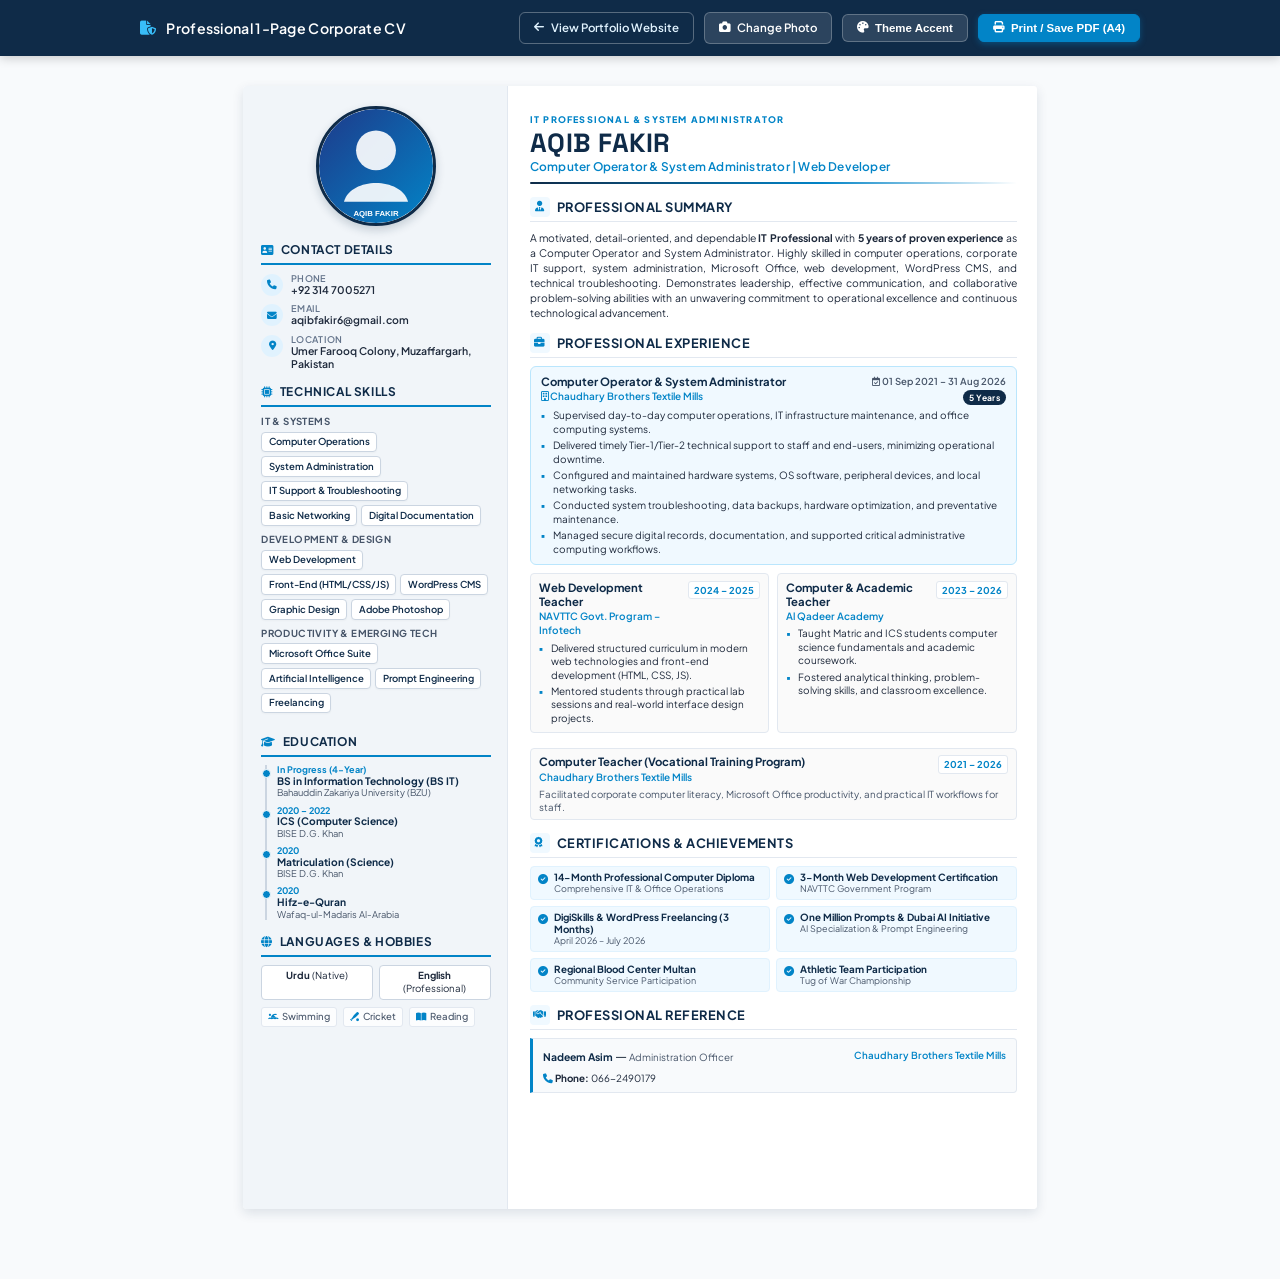
<file: resume.html>
<!DOCTYPE html>
<html lang="en">
<head>
  <meta charset="UTF-8">
  <meta name="viewport" content="width=device-width, initial-scale=1.0">
  <title>AQIB FAKIR - Professional CV / Resume</title>
  <link rel="preconnect" href="https://fonts.googleapis.com">
  <link rel="preconnect" href="https://fonts.gstatic.com" crossorigin>
  <link href="https://fonts.googleapis.com/css2?family=Plus+Jakarta+Sans:wght@300;400;500;600;700;800&family=Space+Grotesk:wght@600;700&display=swap" rel="stylesheet">
  <link rel="stylesheet" href="https://cdnjs.cloudflare.com/ajax/libs/font-awesome/6.5.1/css/all.min.css">
  <link rel="stylesheet" href="resume.css">
</head>
<body>

  <!-- Top Action Bar (Hidden in Print) -->
  <header class="action-bar no-print">
    <div class="action-container">
      <div class="brand-badge">
        <i class="fa-solid fa-file-shield"></i>
        <span>Professional 1-Page Corporate CV</span>
      </div>
      <div class="action-controls">
        <a href="index.html" class="btn btn-outline" title="Back to Interactive Portfolio">
          <i class="fa-solid fa-arrow-left"></i> View Portfolio Website
        </a>
        <label for="photoUpload" class="btn btn-secondary" title="Change or load original portrait photo">
          <i class="fa-solid fa-camera"></i> Change Photo
          <input type="file" id="photoUpload" accept="image/*" style="display: none;">
        </label>
        <button id="themeToggleBtn" class="btn btn-secondary" title="Toggle Print Accent Scheme">
          <i class="fa-solid fa-palette"></i> Theme Accent
        </button>
        <button id="printBtn" class="btn btn-primary">
          <i class="fa-solid fa-print"></i> Print / Save PDF (A4)
        </button>
      </div>
    </div>
  </header>

  <!-- Resume Sheet Container (Strict A4 Exact Fit) -->
  <main class="resume-wrapper">
    <div class="resume-page" id="resumeContent">
      
      <!-- LEFT SIDEBAR -->
      <aside class="resume-sidebar">
        <!-- Candidate Photo & Identity -->
        <div class="profile-photo-wrapper">
          <div class="profile-photo-frame" id="photoContainer">
            <img src="data:image/svg+xml;utf8,<svg xmlns='http://www.w3.org/2000/svg' width='160' height='160' viewBox='0 0 160 160'><defs><linearGradient id='grad' x1='0%' y1='0%' x2='100%' y2='100%'><stop offset='0%' stop-color='%231e3a8a'/><stop offset='100%' stop-color='%230284c7'/></linearGradient></defs><rect width='160' height='160' fill='url(%23grad)' rx='80'/><circle cx='80' cy='58' r='28' fill='%23ffffff' opacity='0.9'/><path d='M35 130 C45 95, 115 95, 125 130 Z' fill='%23ffffff' opacity='0.9'/><text x='80' y='150' font-family='Arial' font-size='11' font-weight='bold' fill='%23ffffff' text-anchor='middle'>AQIB FAKIR</text></svg>" 
                 alt="Aqib Fakir" 
                 id="candidatePhoto"
                 class="candidate-img">
            <div class="photo-overlay-hint no-print">
              <i class="fa-solid fa-camera"></i>
              <span>Click to Upload</span>
            </div>
          </div>
        </div>

        <!-- Contact Details -->
        <section class="sidebar-section">
          <h2 class="sidebar-title"><i class="fa-solid fa-address-card"></i> Contact Details</h2>
          <ul class="contact-list">
            <li>
              <span class="icon"><i class="fa-solid fa-phone"></i></span>
              <div class="contact-info">
                <span class="label">Phone</span>
                <a href="tel:+923147005271" class="value">+92 314 7005271</a>
              </div>
            </li>
            <li>
              <span class="icon"><i class="fa-solid fa-envelope"></i></span>
              <div class="contact-info">
                <span class="label">Email</span>
                <a href="mailto:aqibfakir6@gmail.com" class="value text-break">aqibfakir6@gmail.com</a>
              </div>
            </li>
            <li>
              <span class="icon"><i class="fa-solid fa-location-dot"></i></span>
              <div class="contact-info">
                <span class="label">Location</span>
                <span class="value">Umer Farooq Colony, Muzaffargarh, Pakistan</span>
              </div>
            </li>
          </ul>
        </section>

        <!-- Technical Skills -->
        <section class="sidebar-section">
          <h2 class="sidebar-title"><i class="fa-solid fa-microchip"></i> Technical Skills</h2>
          <div class="skill-group">
            <div class="skill-category-label">IT & Systems</div>
            <div class="tag-cloud">
              <span class="skill-tag">Computer Operations</span>
              <span class="skill-tag">System Administration</span>
              <span class="skill-tag">IT Support & Troubleshooting</span>
              <span class="skill-tag">Basic Networking</span>
              <span class="skill-tag">Digital Documentation</span>
            </div>
          </div>
          <div class="skill-group">
            <div class="skill-category-label">Development & Design</div>
            <div class="tag-cloud">
              <span class="skill-tag">Web Development</span>
              <span class="skill-tag">Front-End (HTML/CSS/JS)</span>
              <span class="skill-tag">WordPress CMS</span>
              <span class="skill-tag">Graphic Design</span>
              <span class="skill-tag">Adobe Photoshop</span>
            </div>
          </div>
          <div class="skill-group">
            <div class="skill-category-label">Productivity & Emerging Tech</div>
            <div class="tag-cloud">
              <span class="skill-tag">Microsoft Office Suite</span>
              <span class="skill-tag">Artificial Intelligence</span>
              <span class="skill-tag">Prompt Engineering</span>
              <span class="skill-tag">Freelancing</span>
            </div>
          </div>
        </section>

        <!-- Education -->
        <section class="sidebar-section">
          <h2 class="sidebar-title"><i class="fa-solid fa-graduation-cap"></i> Education</h2>
          <div class="timeline-compact">
            <div class="edu-item">
              <div class="edu-year">In Progress (4-Year)</div>
              <div class="edu-degree">BS in Information Technology (BS IT)</div>
              <div class="edu-inst">Bahauddin Zakariya University (BZU)</div>
            </div>
            <div class="edu-item">
              <div class="edu-year">2020 – 2022</div>
              <div class="edu-degree">ICS (Computer Science)</div>
              <div class="edu-inst">BISE D.G. Khan</div>
            </div>
            <div class="edu-item">
              <div class="edu-year">2020</div>
              <div class="edu-degree">Matriculation (Science)</div>
              <div class="edu-inst">BISE D.G. Khan</div>
            </div>
            <div class="edu-item">
              <div class="edu-year">2020</div>
              <div class="edu-degree">Hifz-e-Quran</div>
              <div class="edu-inst">Wafaq-ul-Madaris Al-Arabia</div>
            </div>
          </div>
        </section>

        <!-- Languages & Soft Skills -->
        <section class="sidebar-section">
          <h2 class="sidebar-title"><i class="fa-solid fa-globe"></i> Languages & Hobbies</h2>
          <div class="lang-row">
            <div class="lang-pill"><strong>Urdu</strong> (Native)</div>
            <div class="lang-pill"><strong>English</strong> (Professional)</div>
          </div>
          <div class="hobbies-compact">
            <span class="hobby-item"><i class="fa-solid fa-person-swimming"></i> Swimming</span>
            <span class="hobby-item"><i class="fa-solid fa-baseball-bat-ball"></i> Cricket</span>
            <span class="hobby-item"><i class="fa-solid fa-book-open"></i> Reading</span>
          </div>
        </section>

      </aside>

      <!-- MAIN CONTENT COLUMN -->
      <section class="resume-main">
        
        <!-- Header Banner -->
        <header class="main-header">
          <div class="header-badge">IT PROFESSIONAL & SYSTEM ADMINISTRATOR</div>
          <h1 class="candidate-name">AQIB FAKIR</h1>
          <p class="candidate-headline">Computer Operator & System Administrator | Web Developer</p>
          <div class="header-divider"></div>
        </header>

        <!-- Professional Summary -->
        <section class="main-section summary-section">
          <h2 class="section-heading">
            <span class="heading-icon"><i class="fa-solid fa-user-tie"></i></span>
            <span>Professional Summary</span>
          </h2>
          <p class="summary-text">
            A motivated, detail-oriented, and dependable <strong>IT Professional</strong> with <strong>5 years of proven experience</strong> as a Computer Operator and System Administrator. Highly skilled in computer operations, corporate IT support, system administration, Microsoft Office, web development, WordPress CMS, and technical troubleshooting. Demonstrates leadership, effective communication, and collaborative problem-solving abilities with an unwavering commitment to operational excellence and continuous technological advancement.
          </p>
        </section>

        <!-- Professional Experience -->
        <section class="main-section experience-section">
          <h2 class="section-heading">
            <span class="heading-icon"><i class="fa-solid fa-briefcase"></i></span>
            <span>Professional Experience</span>
          </h2>

          <div class="experience-card primary-exp">
            <div class="exp-header">
              <div>
                <h3 class="exp-role">Computer Operator & System Administrator</h3>
                <span class="exp-company"><i class="fa-regular fa-building"></i> Chaudhary Brothers Textile Mills</span>
              </div>
              <div class="exp-meta">
                <span class="exp-duration"><i class="fa-regular fa-calendar-check"></i> 01 Sep 2021 – 31 Aug 2026</span>
                <span class="exp-badge">5 Years</span>
              </div>
            </div>
            <ul class="exp-bullets">
              <li>Supervised day-to-day computer operations, IT infrastructure maintenance, and office computing systems.</li>
              <li>Delivered timely Tier-1/Tier-2 technical support to staff and end-users, minimizing operational downtime.</li>
              <li>Configured and maintained hardware systems, OS software, peripheral devices, and local networking tasks.</li>
              <li>Conducted system troubleshooting, data backups, hardware optimization, and preventative maintenance.</li>
              <li>Managed secure digital records, documentation, and supported critical administrative computing workflows.</li>
            </ul>
          </div>

          <div class="exp-grid-dual">
            <div class="experience-card compact">
              <div class="exp-header">
                <div>
                  <h3 class="exp-role">Web Development Teacher</h3>
                  <span class="exp-company">NAVTTC Govt. Program – Infotech</span>
                </div>
                <span class="exp-duration-compact">2024 – 2025</span>
              </div>
              <ul class="exp-bullets">
                <li>Delivered structured curriculum in modern web technologies and front-end development (HTML, CSS, JS).</li>
                <li>Mentored students through practical lab sessions and real-world interface design projects.</li>
              </ul>
            </div>

            <div class="experience-card compact">
              <div class="exp-header">
                <div>
                  <h3 class="exp-role">Computer & Academic Teacher</h3>
                  <span class="exp-company">Al Qadeer Academy</span>
                </div>
                <span class="exp-duration-compact">2023 – 2026</span>
              </div>
              <ul class="exp-bullets">
                <li>Taught Matric and ICS students computer science fundamentals and academic coursework.</li>
                <li>Fostered analytical thinking, problem-solving skills, and classroom excellence.</li>
              </ul>
            </div>
          </div>

          <div class="experience-card compact single-line-card">
            <div class="exp-header">
              <div>
                <h3 class="exp-role">Computer Teacher (Vocational Training Program)</h3>
                <span class="exp-company">Chaudhary Brothers Textile Mills</span>
              </div>
              <span class="exp-duration-compact">2021 – 2026</span>
            </div>
            <p class="card-desc-compact">Facilitated corporate computer literacy, Microsoft Office productivity, and practical IT workflows for staff.</p>
          </div>
        </section>

        <!-- Key Certifications & Achievements -->
        <section class="main-section certifications-section">
          <h2 class="section-heading">
            <span class="heading-icon"><i class="fa-solid fa-award"></i></span>
            <span>Certifications & Achievements</span>
          </h2>
          <div class="cert-grid">
            <div class="cert-item">
              <i class="fa-solid fa-circle-check cert-icon"></i>
              <div>
                <strong>14-Month Professional Computer Diploma</strong>
                <span class="cert-sub">Comprehensive IT & Office Operations</span>
              </div>
            </div>
            <div class="cert-item">
              <i class="fa-solid fa-circle-check cert-icon"></i>
              <div>
                <strong>3-Month Web Development Certification</strong>
                <span class="cert-sub">NAVTTC Government Program</span>
              </div>
            </div>
            <div class="cert-item">
              <i class="fa-solid fa-circle-check cert-icon"></i>
              <div>
                <strong>DigiSkills & WordPress Freelancing (3 Months)</strong>
                <span class="cert-sub">April 2026 – July 2026</span>
              </div>
            </div>
            <div class="cert-item">
              <i class="fa-solid fa-circle-check cert-icon"></i>
              <div>
                <strong>One Million Prompts & Dubai AI Initiative</strong>
                <span class="cert-sub">AI Specialization & Prompt Engineering</span>
              </div>
            </div>
            <div class="cert-item">
              <i class="fa-solid fa-circle-check cert-icon"></i>
              <div>
                <strong>Regional Blood Center Multan</strong>
                <span class="cert-sub">Community Service Participation</span>
              </div>
            </div>
            <div class="cert-item">
              <i class="fa-solid fa-circle-check cert-icon"></i>
              <div>
                <strong>Athletic Team Participation</strong>
                <span class="cert-sub">Tug of War Championship</span>
              </div>
            </div>
          </div>
        </section>

        <!-- Professional Reference -->
        <section class="main-section reference-section">
          <h2 class="section-heading">
            <span class="heading-icon"><i class="fa-solid fa-handshake"></i></span>
            <span>Professional Reference</span>
          </h2>
          <div class="reference-box">
            <div class="ref-person">
              <strong>Nadeem Asim</strong> — <span class="ref-title">Administration Officer</span>
            </div>
            <div class="ref-org">Chaudhary Brothers Textile Mills</div>
            <div class="ref-contact">
              <i class="fa-solid fa-phone"></i> <strong>Phone:</strong> 066-2490179
            </div>
          </div>
        </section>

      </section>
    </div>
  </main>

  <script src="resume.js"></script>
</body>
</html>
</file>
<file: style.css>
/* ==========================================================================
   AQIB FAKIR - INTERACTIVE PORTFOLIO & UI/UX DESIGN SYSTEM
   Modern Glassmorphism, Mouse Glow, 3D Tilt, Theme Switcher & Accessibility
   ========================================================================== */

/* --------------------------------------------------------------------------
   1. ROOT VARIABLES & THEMES
   -------------------------------------------------------------------------- */
:root {
  /* Dark Theme (Default) */
  --bg-primary: #0a0f1d;
  --bg-secondary: #0f172a;
  --bg-card: rgba(15, 23, 42, 0.75);
  --bg-card-hover: rgba(30, 41, 59, 0.85);
  --bg-glass: rgba(15, 23, 42, 0.65);
  --bg-glass-nav: rgba(10, 15, 29, 0.78);
  
  --border-glass: rgba(255, 255, 255, 0.1);
  --border-focus: #38bdf8;
  
  --primary: #0284c7;
  --primary-glow: rgba(2, 132, 199, 0.4);
  --primary-light: #38bdf8;
  --accent: #3b82f6;
  --accent-cyan: #06b6d4;
  --accent-purple: #8b5cf6;
  --accent-navy: #0f2b48;
  
  --text-primary: #f8fafc;
  --text-secondary: #94a3b8;
  --text-muted: #64748b;
  --text-inverse: #0f172a;
  
  --gradient-brand: linear-gradient(135deg, #38bdf8 0%, #3b82f6 50%, #818cf8 100%);
  --gradient-card: linear-gradient(135deg, rgba(255,255,255,0.05) 0%, rgba(255,255,255,0.01) 100%);
  --gradient-glow: radial-gradient(circle, rgba(56, 189, 248, 0.15) 0%, transparent 70%);
  
  --shadow-sm: 0 2px 8px rgba(0, 0, 0, 0.3);
  --shadow-md: 0 8px 24px rgba(0, 0, 0, 0.4);
  --shadow-lg: 0 16px 40px rgba(0, 0, 0, 0.5);
  --shadow-glow: 0 0 25px rgba(56, 189, 248, 0.3);
  
  --radius-sm: 6px;
  --radius-md: 12px;
  --radius-lg: 18px;
  --radius-full: 9999px;
  
  --transition-fast: 0.2s ease;
  --transition-normal: 0.3s cubic-bezier(0.4, 0, 0.2, 1);
  --transition-slow: 0.5s cubic-bezier(0.4, 0, 0.2, 1);
}

/* Light Theme */
html.light {
  --bg-primary: #f8fafc;
  --bg-secondary: #f1f5f9;
  --bg-card: rgba(255, 255, 255, 0.85);
  --bg-card-hover: rgba(255, 255, 255, 0.98);
  --bg-glass: rgba(255, 255, 255, 0.75);
  --bg-glass-nav: rgba(248, 250, 252, 0.85);
  
  --border-glass: rgba(15, 23, 42, 0.1);
  --border-focus: #0284c7;
  
  --text-primary: #0f172a;
  --text-secondary: #334155;
  --text-muted: #64748b;
  --text-inverse: #ffffff;
  
  --shadow-sm: 0 2px 8px rgba(15, 23, 42, 0.06);
  --shadow-md: 0 8px 24px rgba(15, 23, 42, 0.1);
  --shadow-lg: 0 16px 40px rgba(15, 23, 42, 0.12);
  --shadow-glow: 0 0 25px rgba(2, 132, 199, 0.18);
  
  --gradient-brand: linear-gradient(135deg, #0284c7 0%, #2563eb 50%, #4f46e5 100%);
  --gradient-card: linear-gradient(135deg, rgba(255,255,255,0.9) 0%, rgba(241,245,249,0.7) 100%);
  --gradient-glow: radial-gradient(circle, rgba(2, 132, 199, 0.1) 0%, transparent 70%);
}

/* --------------------------------------------------------------------------
   2. RESET & BASE TYPOGRAPHY
   -------------------------------------------------------------------------- */
*, *::before, *::after {
  box-sizing: border-box;
  margin: 0;
  padding: 0;
}

html {
  scroll-behavior: smooth;
  font-size: 16px;
  -webkit-text-size-adjust: 100%;
}

body {
  font-family: 'Plus Jakarta Sans', -apple-system, BlinkMacSystemFont, 'Segoe UI', Roboto, sans-serif;
  background-color: var(--bg-primary);
  color: var(--text-primary);
  line-height: 1.6;
  overflow-x: hidden;
  position: relative;
  transition: background-color var(--transition-slow), color var(--transition-slow);
}

::selection {
  background: var(--primary);
  color: #ffffff;
}

/* Accessibility Focus States */
:focus-visible {
  outline: 2px solid var(--border-focus);
  outline-offset: 3px;
}

/* --------------------------------------------------------------------------
   3. BACKGROUND AMBIENT GLOW & ORBS
   -------------------------------------------------------------------------- */
.cursor-glow {
  position: fixed;
  width: 400px;
  height: 400px;
  border-radius: 50%;
  background: radial-gradient(circle, rgba(56, 189, 248, 0.12) 0%, transparent 70%);
  pointer-events: none;
  transform: translate(-50%, -50%);
  z-index: 0;
  transition: opacity 0.3s ease;
}

.bg-decoration-canvas {
  position: fixed;
  inset: 0;
  overflow: hidden;
  z-index: 0;
  pointer-events: none;
}

.glow-orb {
  position: absolute;
  border-radius: 50%;
  filter: blur(80px);
  opacity: 0.35;
  animation: floatOrb 18s ease-in-out infinite alternate;
}

.orb-1 {
  width: 500px;
  height: 500px;
  background: #0284c7;
  top: -100px;
  left: -100px;
}

.orb-2 {
  width: 600px;
  height: 600px;
  background: #3b82f6;
  bottom: 10%;
  right: -150px;
  animation-duration: 22s;
  animation-delay: -5s;
}

.orb-3 {
  width: 400px;
  height: 400px;
  background: #6366f1;
  top: 45%;
  left: 20%;
  animation-duration: 26s;
  animation-delay: -10s;
}

.grid-overlay {
  position: absolute;
  inset: 0;
  background-image: linear-gradient(to right, rgba(255,255,255,0.03) 1px, transparent 1px),
                    linear-gradient(to bottom, rgba(255,255,255,0.03) 1px, transparent 1px);
  background-size: 40px 40px;
  mask-image: radial-gradient(circle at center, black 40%, transparent 90%);
}

html.light .grid-overlay {
  background-image: linear-gradient(to right, rgba(0,0,0,0.04) 1px, transparent 1px),
                    linear-gradient(to bottom, rgba(0,0,0,0.04) 1px, transparent 1px);
}

@keyframes floatOrb {
  0% { transform: translateY(0) scale(1); }
  50% { transform: translateY(60px) scale(1.08) translateX(30px); }
  100% { transform: translateY(-40px) scale(0.95) translateX(-20px); }
}

/* --------------------------------------------------------------------------
   4. LAYOUT & CONTAINERS
   -------------------------------------------------------------------------- */
.container {
  width: 100%;
  max-width: 1200px;
  margin: 0 auto;
  padding: 0 24px;
  position: relative;
  z-index: 1;
}

.section {
  padding: 90px 0;
  position: relative;
}

.section-header {
  text-align: center;
  margin-bottom: 55px;
}

.section-subtitle {
  display: inline-block;
  font-size: 0.85rem;
  font-weight: 700;
  text-transform: uppercase;
  letter-spacing: 2px;
  color: var(--primary-light);
  margin-bottom: 8px;
}

html.light .section-subtitle {
  color: var(--primary);
}

.section-title {
  font-family: 'Space Grotesk', sans-serif;
  font-size: 2.3rem;
  font-weight: 700;
  letter-spacing: -0.5px;
  margin-bottom: 12px;
}

.section-desc {
  font-size: 1.05rem;
  color: var(--text-secondary);
  max-width: 650px;
  margin: 0 auto;
}

.section-divider {
  width: 60px;
  height: 3.5px;
  background: var(--gradient-brand);
  border-radius: var(--radius-full);
  margin: 18px auto 0 auto;
}

.text-gradient {
  background: var(--gradient-brand);
  -webkit-background-clip: text;
  -webkit-text-fill-color: transparent;
}

/* Glassmorphism Panel Component */
.glass-panel {
  background: var(--bg-card);
  backdrop-filter: blur(14px);
  -webkit-backdrop-filter: blur(14px);
  border: 1px solid var(--border-glass);
  border-radius: var(--radius-lg);
  box-shadow: var(--shadow-sm);
  transition: transform var(--transition-normal), box-shadow var(--transition-normal), border-color var(--transition-normal), background-color var(--transition-normal);
}

.glass-panel:hover {
  background: var(--bg-card-hover);
  border-color: rgba(56, 189, 248, 0.35);
  box-shadow: var(--shadow-md), var(--shadow-glow);
}

/* --------------------------------------------------------------------------
   5. BUTTONS & UI CONTROLS
   -------------------------------------------------------------------------- */
.btn {
  display: inline-flex;
  align-items: center;
  justify-content: center;
  gap: 9px;
  padding: 11px 22px;
  font-size: 0.95rem;
  font-weight: 600;
  border-radius: var(--radius-md);
  border: 1px solid transparent;
  cursor: pointer;
  text-decoration: none;
  transition: all var(--transition-fast);
  white-space: nowrap;
  position: relative;
  overflow: hidden;
}

.btn-sm {
  padding: 7px 14px;
  font-size: 0.85rem;
  border-radius: var(--radius-sm);
}

.btn-lg {
  padding: 14px 28px;
  font-size: 1.05rem;
  border-radius: var(--radius-md);
}

.btn-primary {
  background: var(--gradient-brand);
  color: #ffffff;
  box-shadow: 0 4px 14px rgba(2, 132, 199, 0.4);
}

.btn-primary:hover {
  transform: translateY(-2px);
  box-shadow: 0 6px 20px rgba(2, 132, 199, 0.6);
}

.btn-glass {
  background: rgba(255, 255, 255, 0.08);
  backdrop-filter: blur(10px);
  color: var(--text-primary);
  border-color: var(--border-glass);
}

.btn-glass:hover {
  background: rgba(255, 255, 255, 0.16);
  border-color: var(--primary-light);
  transform: translateY(-2px);
}

.btn-secondary-glass {
  background: rgba(2, 132, 199, 0.12);
  color: var(--primary-light);
  border-color: rgba(2, 132, 199, 0.3);
}

html.light .btn-secondary-glass {
  color: var(--primary);
}

.btn-secondary-glass:hover {
  background: rgba(2, 132, 199, 0.22);
  transform: translateY(-2px);
}

.btn-primary-glass {
  background: rgba(2, 132, 199, 0.2);
  backdrop-filter: blur(10px);
  color: #38bdf8;
  border: 1px solid rgba(56, 189, 248, 0.35);
}

html.light .btn-primary-glass {
  background: #0284c7;
  color: #ffffff;
}

.btn-primary-glass:hover {
  background: var(--primary);
  color: #ffffff;
}

.btn-icon {
  width: 40px;
  height: 40px;
  border-radius: 50%;
  background: var(--bg-card);
  border: 1px solid var(--border-glass);
  color: var(--text-primary);
  display: flex;
  align-items: center;
  justify-content: center;
  cursor: pointer;
  transition: all var(--transition-fast);
}

.btn-icon:hover {
  background: var(--bg-card-hover);
  border-color: var(--primary-light);
  transform: rotate(15deg);
}

.w-full {
  width: 100%;
}

/* --------------------------------------------------------------------------
   6. TRANSPARENT / GLASS NAVBAR
   -------------------------------------------------------------------------- */
.navbar-wrapper {
  position: fixed;
  top: 0;
  left: 0;
  width: 100%;
  z-index: 1000;
  background: var(--bg-glass-nav);
  backdrop-filter: blur(16px);
  -webkit-backdrop-filter: blur(16px);
  border-bottom: 1px solid var(--border-glass);
  transition: all var(--transition-normal);
}

.navbar-wrapper.scrolled {
  box-shadow: 0 4px 20px rgba(0, 0, 0, 0.25);
  padding: 4px 0;
}

.navbar {
  display: flex;
  align-items: center;
  justify-content: space-between;
  height: 70px;
}

.nav-brand {
  display: flex;
  align-items: center;
  gap: 12px;
  text-decoration: none;
  color: var(--text-primary);
}

.brand-avatar {
  width: 42px;
  height: 42px;
  border-radius: var(--radius-md);
  background: var(--gradient-brand);
  color: #ffffff;
  display: flex;
  align-items: center;
  justify-content: center;
  font-family: 'Space Grotesk', sans-serif;
  font-weight: 800;
  font-size: 1.15rem;
  box-shadow: 0 4px 10px rgba(2, 132, 199, 0.35);
}

.brand-text {
  display: flex;
  flex-direction: column;
}

.brand-name {
  font-family: 'Space Grotesk', sans-serif;
  font-weight: 700;
  font-size: 1.1rem;
  letter-spacing: 0.5px;
  line-height: 1.1;
}

.brand-tag {
  font-size: 0.65rem;
  font-weight: 700;
  color: var(--primary-light);
  letter-spacing: 1.5px;
}

html.light .brand-tag {
  color: var(--primary);
}

.nav-menu {
  display: flex;
  align-items: center;
  list-style: none;
  gap: 6px;
}

.nav-link {
  display: flex;
  align-items: center;
  gap: 6px;
  padding: 8px 14px;
  border-radius: var(--radius-sm);
  color: var(--text-secondary);
  font-size: 0.92rem;
  font-weight: 600;
  text-decoration: none;
  transition: all var(--transition-fast);
}

.nav-link:hover, .nav-link.active {
  color: var(--text-primary);
  background: rgba(255, 255, 255, 0.08);
}

html.light .nav-link:hover, html.light .nav-link.active {
  color: var(--primary);
  background: rgba(2, 132, 199, 0.1);
}

.nav-actions {
  display: flex;
  align-items: center;
  gap: 12px;
}

/* Theme Icon Visibility */
.theme-icon-light { display: none; }
.theme-icon-dark { display: block; }
html.light .theme-icon-light { display: block; color: #f59e0b; }
html.light .theme-icon-dark { display: none; }

/* Hamburger Button */
.hamburger-btn {
  display: none;
  flex-direction: column;
  justify-content: space-around;
  width: 38px;
  height: 38px;
  background: transparent;
  border: none;
  cursor: pointer;
  padding: 6px;
  z-index: 1010;
}

.hamburger-btn span {
  width: 100%;
  height: 2.5px;
  background: var(--text-primary);
  border-radius: 2px;
  transition: all 0.3s ease;
}

/* Mobile Drawer */
.mobile-drawer {
  position: fixed;
  top: 0;
  right: -300px;
  width: 280px;
  height: 100vh;
  background: var(--bg-secondary);
  border-left: 1px solid var(--border-glass);
  z-index: 1100;
  padding: 24px;
  display: flex;
  flex-direction: column;
  transition: right 0.35s cubic-bezier(0.4, 0, 0.2, 1);
  box-shadow: -8px 0 30px rgba(0, 0, 0, 0.5);
}

.mobile-drawer.open {
  right: 0;
}

.drawer-header {
  display: flex;
  align-items: center;
  justify-content: space-between;
  margin-bottom: 24px;
  padding-bottom: 14px;
  border-bottom: 1px solid var(--border-glass);
}

.drawer-title {
  font-family: 'Space Grotesk', sans-serif;
  font-weight: 700;
  font-size: 1.1rem;
}

.close-drawer-btn {
  background: transparent;
  border: none;
  color: var(--text-primary);
  font-size: 2rem;
  line-height: 1;
  cursor: pointer;
}

.mobile-nav-list {
  list-style: none;
  display: flex;
  flex-direction: column;
  gap: 12px;
}

.mobile-nav-link {
  display: flex;
  align-items: center;
  gap: 10px;
  padding: 10px 14px;
  border-radius: var(--radius-sm);
  color: var(--text-secondary);
  font-weight: 600;
  text-decoration: none;
  transition: all 0.2s ease;
}

.mobile-nav-link:hover, .mobile-nav-link.active {
  background: rgba(56, 189, 248, 0.15);
  color: var(--primary-light);
}

.drawer-action-item {
  margin-top: 20px;
}

.drawer-backdrop {
  position: fixed;
  inset: 0;
  background: rgba(0, 0, 0, 0.6);
  backdrop-filter: blur(4px);
  z-index: 1050;
  opacity: 0;
  pointer-events: none;
  transition: opacity 0.3s ease;
}

.drawer-backdrop.open {
  opacity: 1;
  pointer-events: auto;
}

/* --------------------------------------------------------------------------
   7. HERO SECTION STYLES
   -------------------------------------------------------------------------- */
.hero-section {
  min-height: 100vh;
  padding-top: 130px;
  display: flex;
  align-items: center;
}

.hero-container {
  display: grid;
  grid-template-columns: 1.15fr 0.85fr;
  gap: 48px;
  align-items: center;
}

.hero-pill-badge {
  display: inline-flex;
  align-items: center;
  gap: 8px;
  padding: 6px 16px;
  border-radius: var(--radius-full);
  background: rgba(56, 189, 248, 0.1);
  border: 1px solid rgba(56, 189, 248, 0.3);
  font-size: 0.82rem;
  font-weight: 600;
  color: var(--primary-light);
  margin-bottom: 20px;
}

html.light .hero-pill-badge {
  background: rgba(2, 132, 199, 0.1);
  color: var(--primary);
}

.pulse-dot {
  width: 8px;
  height: 8px;
  border-radius: 50%;
  background: #10b981;
  box-shadow: 0 0 0 0 rgba(16, 185, 129, 0.7);
  animation: pulseGreen 2s infinite;
}

@keyframes pulseGreen {
  0% { transform: scale(0.95); box-shadow: 0 0 0 0 rgba(16, 185, 129, 0.7); }
  70% { transform: scale(1); box-shadow: 0 0 0 8px rgba(16, 185, 129, 0); }
  100% { transform: scale(0.95); box-shadow: 0 0 0 0 rgba(16, 185, 129, 0); }
}

.hero-title {
  font-family: 'Space Grotesk', sans-serif;
  font-size: 3.4rem;
  font-weight: 800;
  line-height: 1.1;
  letter-spacing: -1px;
  margin-bottom: 16px;
}

.hero-typing-wrapper {
  font-size: 1.4rem;
  font-weight: 600;
  color: var(--text-secondary);
  margin-bottom: 20px;
  display: flex;
  align-items: center;
  gap: 8px;
  min-height: 38px;
}

.typing-text {
  color: var(--primary-light);
  font-family: 'Fira Code', monospace;
  font-weight: 600;
}

html.light .typing-text {
  color: var(--primary);
}

.typing-cursor {
  animation: blinkCursor 0.9s infinite;
  color: var(--primary-light);
}

@keyframes blinkCursor {
  0%, 100% { opacity: 1; }
  50% { opacity: 0; }
}

.hero-description {
  font-size: 1.1rem;
  color: var(--text-secondary);
  line-height: 1.7;
  margin-bottom: 32px;
  max-width: 580px;
}

.hero-cta-group {
  display: flex;
  align-items: center;
  gap: 14px;
  flex-wrap: wrap;
  margin-bottom: 42px;
}

.hero-stats-grid {
  display: grid;
  grid-template-columns: repeat(4, 1fr);
  gap: 14px;
}

.stat-card {
  background: var(--bg-card);
  border: 1px solid var(--border-glass);
  border-radius: var(--radius-md);
  padding: 14px 10px;
  text-align: center;
  box-shadow: var(--shadow-sm);
  transition: all 0.3s ease;
}

.stat-card:hover {
  transform: translateY(-4px);
  border-color: rgba(56, 189, 248, 0.4);
}

.stat-number {
  font-family: 'Space Grotesk', sans-serif;
  font-size: 1.8rem;
  font-weight: 800;
  color: var(--primary-light);
  line-height: 1.1;
}

html.light .stat-number {
  color: var(--primary);
}

.stat-number span {
  font-size: 1.2rem;
  color: var(--accent);
}

.stat-label {
  font-size: 0.72rem;
  color: var(--text-secondary);
  font-weight: 600;
  margin-top: 4px;
  line-height: 1.2;
}

/* --------------------------------------------------------------------------
   8. HERO PROFILE 3D CARD
   -------------------------------------------------------------------------- */
.hero-visual {
  display: flex;
  justify-content: center;
}

.profile-card-3d {
  position: relative;
  width: 100%;
  max-width: 380px;
  background: var(--bg-card);
  backdrop-filter: blur(16px);
  border: 1px solid var(--border-glass);
  border-radius: 24px;
  padding: 36px 28px;
  box-shadow: var(--shadow-lg), 0 0 30px rgba(2, 132, 199, 0.15);
  text-align: center;
  transition: transform 0.15s ease-out, box-shadow 0.3s ease;
}

.profile-avatar-frame {
  position: relative;
  width: 170px;
  height: 170px;
  margin: 0 auto 20px auto;
}

.profile-img {
  width: 105%;
  height: 105%;
  border-radius: 8%;
  
  object-position: center;
  transform: scale(0.85);
  position: relative;
  z-index: 2;
  border: 4px solid var(--bg-secondary);
  box-shadow: 0 8px 24px rgba(0, 0, 0, 0.4);
}

.avatar-ring-animated {
  position: absolute;
  inset: 14px;
  
  background: conic-gradient(from 0deg, #38bdf8, #3b82f6, #818cf8, #38bdf8);
  animation: rotateRing 8s linear infinite;
  z-index: 1;
  filter: blur(5px);
}

@keyframes rotateRing {
  100% { transform: rotate(360deg); }
}

.profile-name {
  font-family: 'Space Grotesk', sans-serif;
  font-size: 1.6rem;
  font-weight: 800;
  letter-spacing: 0.5px;
  margin-bottom: 4px;
}

.profile-role {
  font-size: 0.88rem;
  color: var(--primary-light);
  font-weight: 600;
  margin-bottom: 6px;
}

html.light .profile-role {
  color: var(--primary);
}

.profile-location {
  font-size: 0.8rem;
  color: var(--text-muted);
  display: flex;
  align-items: center;
  justify-content: center;
  gap: 5px;
  margin-bottom: 18px;
}

.profile-tags {
  display: flex;
  flex-wrap: wrap;
  justify-content: center;
  gap: 6px;
  margin-bottom: 22px;
}

.ptag {
  background: rgba(255, 255, 255, 0.06);
  border: 1px solid var(--border-glass);
  padding: 4px 10px;
  border-radius: var(--radius-full);
  font-size: 0.75rem;
  font-weight: 600;
  color: var(--text-secondary);
}

.profile-quick-actions {
  display: flex;
  justify-content: center;
  gap: 12px;
}

.quick-btn {
  width: 44px;
  height: 44px;
  border-radius: 50%;
  background: rgba(255, 255, 255, 0.08);
  border: 1px solid var(--border-glass);
  color: var(--text-primary);
  display: flex;
  align-items: center;
  justify-content: center;
  font-size: 1.1rem;
  text-decoration: none;
  cursor: pointer;
  transition: all 0.2s ease;
}

.quick-btn:hover {
  background: var(--primary);
  color: #ffffff;
  transform: translateY(-3px) scale(1.08);
  box-shadow: 0 4px 12px rgba(2, 132, 199, 0.4);
}

/* Floating Mini Badges */
.floating-badge {
  position: absolute;
  background: var(--bg-secondary);
  border: 1px solid var(--border-glass);
  box-shadow: var(--shadow-md);
  padding: 8px 14px;
  border-radius: var(--radius-full);
  font-size: 0.78rem;
  font-weight: 700;
  color: var(--text-primary);
  display: flex;
  align-items: center;
  gap: 7px;
  z-index: 10;
}

.badge-top-left {
  top: 15px;
  left: -20px;
}

.badge-top-left i {
  color: #38bdf8;
}

.badge-bottom-right {
  bottom: 25px;
  right: -20px;
}

.badge-bottom-right i {
  color: #10b981;
}

.floating-anim {
  animation: floatBadge 4s ease-in-out infinite alternate;
}

.floating-anim-rev {
  animation: floatBadge 4s ease-in-out infinite alternate-reverse;
}

@keyframes floatBadge {
  0% { transform: translateY(0); }
  100% { transform: translateY(-10px); }
}

/* --------------------------------------------------------------------------
   9. ABOUT SECTION STYLES
   -------------------------------------------------------------------------- */
.about-grid {
  display: grid;
  grid-template-columns: 1.15fr 0.85fr;
  gap: 28px;
}

.about-card {
  padding: 34px;
}

.about-card-header {
  display: flex;
  align-items: center;
  gap: 16px;
  margin-bottom: 20px;
}

.header-icon-box {
  width: 48px;
  height: 48px;
  border-radius: var(--radius-md);
  background: rgba(56, 189, 248, 0.12);
  color: var(--primary-light);
  display: flex;
  align-items: center;
  justify-content: center;
  font-size: 1.4rem;
}

html.light .header-icon-box {
  color: var(--primary);
}

.about-card-title {
  font-family: 'Space Grotesk', sans-serif;
  font-size: 1.4rem;
  font-weight: 700;
}

.about-card-subtitle {
  font-size: 0.88rem;
  color: var(--text-muted);
}

.about-text {
  color: var(--text-secondary);
  margin-bottom: 16px;
  line-height: 1.7;
}

.personal-details-grid {
  display: grid;
  grid-template-columns: 1fr 1fr;
  gap: 12px 18px;
  margin-top: 24px;
  padding-top: 20px;
  border-top: 1px solid var(--border-glass);
}

.detail-item {
  display: flex;
  flex-direction: column;
}

.d-label {
  font-size: 0.78rem;
  color: var(--text-muted);
  font-weight: 600;
  display: flex;
  align-items: center;
  gap: 5px;
}

.d-label i {
  color: var(--primary-light);
}

.d-val {
  font-size: 0.92rem;
  font-weight: 600;
  color: var(--text-primary);
}

.d-val a {
  color: var(--text-primary);
  text-decoration: none;
}

.d-val a:hover {
  color: var(--primary-light);
  text-decoration: underline;
}

.about-highlights-wrapper {
  display: flex;
  flex-direction: column;
  gap: 16px;
}

.highlight-box {
  padding: 22px;
  display: flex;
  align-items: flex-start;
  gap: 16px;
}

.highlight-icon {
  width: 42px;
  height: 42px;
  border-radius: var(--radius-md);
  background: rgba(2, 132, 199, 0.15);
  color: var(--primary-light);
  display: flex;
  align-items: center;
  justify-content: center;
  font-size: 1.2rem;
  flex-shrink: 0;
}

html.light .highlight-icon {
  color: var(--primary);
}

.highlight-info h4 {
  font-size: 1.05rem;
  font-weight: 700;
  margin-bottom: 8px;
}

.highlight-pills {
  display: flex;
  flex-wrap: wrap;
  gap: 6px;
}

.pill {
  background: rgba(255, 255, 255, 0.05);
  border: 1px solid var(--border-glass);
  padding: 4px 10px;
  border-radius: var(--radius-full);
  font-size: 0.78rem;
  font-weight: 600;
  color: var(--text-secondary);
}

/* --------------------------------------------------------------------------
   10. EXPERIENCE TIMELINE STYLES
   -------------------------------------------------------------------------- */
.timeline-container {
  position: relative;
  max-width: 900px;
  margin: 0 auto;
  padding: 20px 0;
}

.timeline-container::before {
  content: '';
  position: absolute;
  top: 0;
  bottom: 0;
  left: 28px;
  width: 2.5px;
  background: linear-gradient(180deg, var(--primary-light) 0%, var(--accent) 50%, var(--border-glass) 100%);
}

.timeline-item {
  position: relative;
  padding-left: 70px;
  margin-bottom: 36px;
}

.timeline-marker {
  position: absolute;
  left: 14px;
  top: 18px;
  width: 30px;
  height: 30px;
  border-radius: 50%;
  background: var(--bg-secondary);
  border: 2px solid var(--primary-light);
  display: flex;
  align-items: center;
  justify-content: center;
  z-index: 2;
  box-shadow: 0 0 12px rgba(56, 189, 248, 0.5);
}

.marker-icon {
  font-size: 0.8rem;
  color: var(--primary-light);
}

.timeline-card {
  padding: 28px;
  position: relative;
}

.featured-role {
  border-color: rgba(56, 189, 248, 0.3);
  background: linear-gradient(135deg, rgba(2, 132, 199, 0.1) 0%, var(--bg-card) 100%);
}

.role-badge-pill {
  display: inline-block;
  background: var(--gradient-brand);
  color: #ffffff;
  font-size: 0.72rem;
  font-weight: 700;
  text-transform: uppercase;
  letter-spacing: 0.8px;
  padding: 3px 12px;
  border-radius: var(--radius-full);
  margin-bottom: 12px;
}

.timeline-card-header {
  display: flex;
  justify-content: space-between;
  align-items: flex-start;
  flex-wrap: wrap;
  gap: 10px;
  margin-bottom: 14px;
}

.role-title {
  font-family: 'Space Grotesk', sans-serif;
  font-size: 1.3rem;
  font-weight: 700;
  color: var(--text-primary);
}

.role-company {
  font-size: 0.95rem;
  font-weight: 600;
  color: var(--primary-light);
  margin-top: 2px;
}

html.light .role-company {
  color: var(--primary);
}

.role-period {
  display: inline-flex;
  align-items: center;
  gap: 6px;
  background: rgba(255, 255, 255, 0.06);
  border: 1px solid var(--border-glass);
  padding: 4px 12px;
  border-radius: var(--radius-sm);
  font-size: 0.82rem;
  font-weight: 600;
  color: var(--text-secondary);
}

.role-summary {
  color: var(--text-secondary);
  margin-bottom: 14px;
  font-size: 0.95rem;
}

.role-responsibilities {
  list-style: none;
  display: flex;
  flex-direction: column;
  gap: 8px;
  margin-bottom: 18px;
}

.role-responsibilities li {
  position: relative;
  padding-left: 18px;
  color: var(--text-secondary);
  font-size: 0.92rem;
  line-height: 1.5;
}

.role-responsibilities li::before {
  content: '▸';
  position: absolute;
  left: 0;
  color: var(--primary-light);
  font-weight: bold;
}

.role-tech-tags {
  display: flex;
  flex-wrap: wrap;
  gap: 6px;
  padding-top: 14px;
  border-top: 1px solid var(--border-glass);
}

.role-tech-tags span {
  background: rgba(56, 189, 248, 0.08);
  border: 1px solid rgba(56, 189, 248, 0.2);
  color: var(--primary-light);
  font-size: 0.75rem;
  font-weight: 600;
  padding: 3px 9px;
  border-radius: var(--radius-sm);
}

html.light .role-tech-tags span {
  color: var(--primary);
}

/* --------------------------------------------------------------------------
   11. SKILLS SECTION STYLES
   -------------------------------------------------------------------------- */
.skills-filter-tabs {
  display: flex;
  justify-content: center;
  flex-wrap: wrap;
  gap: 8px;
  margin-bottom: 36px;
}

.filter-tab {
  background: var(--bg-card);
  border: 1px solid var(--border-glass);
  color: var(--text-secondary);
  padding: 8px 18px;
  border-radius: var(--radius-full);
  font-size: 0.88rem;
  font-weight: 600;
  cursor: pointer;
  transition: all 0.2s ease;
}

.filter-tab:hover, .filter-tab.active {
  background: var(--primary);
  color: #ffffff;
  border-color: var(--primary);
  box-shadow: 0 4px 12px rgba(2, 132, 199, 0.35);
}

.skills-grid {
  display: grid;
  grid-template-columns: repeat(3, 1fr);
  gap: 20px;
}

.skill-card {
  padding: 22px;
  display: flex;
  align-items: center;
  gap: 16px;
  transition: all var(--transition-normal);
}

.skill-card.hidden {
  display: none;
}

.skill-icon-wrapper {
  width: 48px;
  height: 48px;
  border-radius: var(--radius-md);
  background: rgba(56, 189, 248, 0.12);
  color: var(--primary-light);
  display: flex;
  align-items: center;
  justify-content: center;
  font-size: 1.4rem;
  flex-shrink: 0;
}

html.light .skill-icon-wrapper {
  color: var(--primary);
}

.skill-info {
  flex: 1;
}

.skill-title-row {
  display: flex;
  justify-content: space-between;
  align-items: center;
  margin-bottom: 6px;
}

.skill-name {
  font-weight: 700;
  font-size: 0.95rem;
}

.skill-percentage {
  font-size: 0.85rem;
  font-weight: 700;
  color: var(--primary-light);
}

html.light .skill-percentage {
  color: var(--primary);
}

.progress-bar-bg {
  width: 100%;
  height: 6px;
  background: rgba(255, 255, 255, 0.08);
  border-radius: var(--radius-full);
  overflow: hidden;
  margin-bottom: 5px;
}

html.light .progress-bar-bg {
  background: #e2e8f0;
}

.progress-bar-fill {
  height: 100%;
  background: var(--gradient-brand);
  border-radius: var(--radius-full);
  transition: width 1s cubic-bezier(0.4, 0, 0.2, 1);
}

.skill-note {
  font-size: 0.72rem;
  color: var(--text-muted);
  display: block;
}

/* --------------------------------------------------------------------------
   12. CERTIFICATIONS & ACHIEVEMENTS STYLES
   -------------------------------------------------------------------------- */
.cert-showcase-grid {
  display: grid;
  grid-template-columns: repeat(4, 1fr);
  gap: 20px;
}

.cert-card {
  padding: 24px 20px;
  display: flex;
  flex-direction: column;
  height: 100%;
  position: relative;
  overflow: hidden;
}

.cert-card::before {
  content: '';
  position: absolute;
  top: 0;
  left: 0;
  width: 100%;
  height: 3px;
  background: var(--gradient-brand);
}

.cert-badge-icon {
  width: 44px;
  height: 44px;
  border-radius: var(--radius-md);
  background: rgba(2, 132, 199, 0.15);
  color: var(--primary-light);
  display: flex;
  align-items: center;
  justify-content: center;
  font-size: 1.3rem;
  margin-bottom: 16px;
}

html.light .cert-badge-icon {
  color: var(--primary);
}

.cert-type {
  font-size: 0.72rem;
  font-weight: 700;
  text-transform: uppercase;
  letter-spacing: 1px;
  color: var(--primary-light);
  margin-bottom: 4px;
  display: block;
}

html.light .cert-type {
  color: var(--primary);
}

.cert-name {
  font-family: 'Space Grotesk', sans-serif;
  font-size: 1.05rem;
  font-weight: 700;
  margin-bottom: 8px;
  line-height: 1.3;
}

.cert-desc {
  font-size: 0.82rem;
  color: var(--text-secondary);
  line-height: 1.5;
  margin-top: auto;
}

/* --------------------------------------------------------------------------
   13. EDUCATION & ACADEMICS STYLES
   -------------------------------------------------------------------------- */
.education-grid {
  display: grid;
  grid-template-columns: repeat(4, 1fr);
  gap: 20px;
}

.edu-card {
  padding: 26px 20px;
  display: flex;
  flex-direction: column;
  position: relative;
}

.edu-icon-circle {
  width: 44px;
  height: 44px;
  border-radius: 50%;
  background: rgba(56, 189, 248, 0.12);
  color: var(--primary-light);
  display: flex;
  align-items: center;
  justify-content: center;
  font-size: 1.25rem;
  margin-bottom: 14px;
}

html.light .edu-icon-circle {
  color: var(--primary);
}

.edu-badge {
  display: inline-block;
  align-self: flex-start;
  padding: 3px 9px;
  border-radius: var(--radius-full);
  font-size: 0.7rem;
  font-weight: 700;
  margin-bottom: 10px;
}

.edu-badge.in-progress {
  background: rgba(2, 132, 199, 0.2);
  color: #38bdf8;
  border: 1px solid rgba(56, 189, 248, 0.35);
}

html.light .edu-badge.in-progress {
  background: #0284c7;
  color: #ffffff;
}

.edu-badge.completed {
  background: rgba(16, 185, 129, 0.15);
  color: #10b981;
  border: 1px solid rgba(16, 185, 129, 0.3);
}

.edu-degree-title {
  font-family: 'Space Grotesk', sans-serif;
  font-size: 1.05rem;
  font-weight: 700;
  margin-bottom: 6px;
  line-height: 1.3;
}

.edu-institution {
  font-size: 0.82rem;
  font-weight: 600;
  color: var(--primary-light);
  margin-bottom: 10px;
  display: flex;
  align-items: center;
  gap: 5px;
}

html.light .edu-institution {
  color: var(--primary);
}

.edu-description {
  font-size: 0.8rem;
  color: var(--text-secondary);
  line-height: 1.5;
  margin-top: auto;
}

/* --------------------------------------------------------------------------
   14. REFERENCE SECTION STYLES
   -------------------------------------------------------------------------- */
.reference-wrapper {
  max-width: 750px;
  margin: 0 auto;
}

.reference-card-hero {
  padding: 36px;
  position: relative;
  display: flex;
  gap: 20px;
}

.quote-icon {
  font-size: 2.2rem;
  color: var(--primary-light);
  opacity: 0.4;
  flex-shrink: 0;
}

.ref-quote {
  font-size: 1.05rem;
  font-style: italic;
  color: var(--text-primary);
  line-height: 1.7;
  margin-bottom: 20px;
}

.ref-author-row {
  display: flex;
  align-items: center;
  gap: 14px;
}

.ref-avatar {
  width: 48px;
  height: 48px;
  border-radius: 50%;
  background: var(--gradient-brand);
  color: #ffffff;
  font-family: 'Space Grotesk', sans-serif;
  font-weight: 800;
  font-size: 1.1rem;
  display: flex;
  align-items: center;
  justify-content: center;
}

.ref-name {
  font-size: 1.1rem;
  font-weight: 700;
}

.ref-designation {
  font-size: 0.85rem;
  color: var(--text-muted);
}

.ref-workplace {
  font-size: 0.85rem;
  font-weight: 600;
  color: var(--primary-light);
}

html.light .ref-workplace {
  color: var(--primary);
}

.ref-contact-pill {
  display: inline-flex;
  align-items: center;
  gap: 6px;
  margin-top: 4px;
  font-size: 0.82rem;
  color: var(--text-secondary);
}

.ref-contact-pill a {
  color: var(--text-primary);
  text-decoration: none;
  font-weight: 600;
}

.ref-contact-pill a:hover {
  color: var(--primary-light);
}

/* --------------------------------------------------------------------------
   15. CONTACT SECTION STYLES
   -------------------------------------------------------------------------- */
.contact-grid {
  display: grid;
  grid-template-columns: 0.9fr 1.1fr;
  gap: 32px;
}

.contact-info-panel, .contact-form-panel {
  padding: 34px;
}

.panel-heading {
  font-family: 'Space Grotesk', sans-serif;
  font-size: 1.35rem;
  font-weight: 700;
  margin-bottom: 4px;
}

.panel-sub {
  font-size: 0.88rem;
  color: var(--text-muted);
  margin-bottom: 24px;
}

.channel-card {
  display: flex;
  align-items: center;
  gap: 14px;
  padding: 12px 14px;
  background: rgba(255, 255, 255, 0.04);
  border: 1px solid var(--border-glass);
  border-radius: var(--radius-md);
  margin-bottom: 12px;
  position: relative;
}

.channel-icon {
  width: 40px;
  height: 40px;
  border-radius: var(--radius-sm);
  background: rgba(56, 189, 248, 0.12);
  color: var(--primary-light);
  display: flex;
  align-items: center;
  justify-content: center;
  font-size: 1.1rem;
}

html.light .channel-icon {
  color: var(--primary);
}

.channel-info {
  flex: 1;
  display: flex;
  flex-direction: column;
}

.channel-label {
  font-size: 0.72rem;
  font-weight: 600;
  text-transform: uppercase;
  color: var(--text-muted);
}

.channel-value {
  font-size: 0.92rem;
  font-weight: 600;
  color: var(--text-primary);
  text-decoration: none;
}

.channel-value:hover {
  color: var(--primary-light);
}

.copy-btn {
  background: transparent;
  border: none;
  color: var(--text-muted);
  cursor: pointer;
  padding: 6px;
  font-size: 0.95rem;
  transition: color 0.2s ease;
}

.copy-btn:hover {
  color: var(--primary-light);
}

.resume-cta-box {
  margin-top: 24px;
  padding: 18px;
  background: rgba(2, 132, 199, 0.12);
  border: 1px solid rgba(2, 132, 199, 0.3);
  border-radius: var(--radius-md);
  display: flex;
  align-items: center;
  justify-content: space-between;
  flex-wrap: wrap;
  gap: 12px;
}

.cta-text strong {
  display: block;
  font-size: 0.92rem;
}

.cta-text span {
  font-size: 0.78rem;
  color: var(--text-secondary);
}

/* Contact Form */
.contact-form {
  display: flex;
  flex-direction: column;
  gap: 16px;
}

.form-row {
  display: grid;
  grid-template-columns: 1fr 1fr;
  gap: 14px;
}

.form-group {
  display: flex;
  flex-direction: column;
  gap: 5px;
}

.form-label {
  font-size: 0.82rem;
  font-weight: 600;
  color: var(--text-secondary);
}

.req {
  color: #ef4444;
}

.form-input, .form-textarea {
  width: 100%;
  padding: 11px 14px;
  background: rgba(255, 255, 255, 0.05);
  border: 1px solid var(--border-glass);
  border-radius: var(--radius-sm);
  color: var(--text-primary);
  font-family: inherit;
  font-size: 0.92rem;
  transition: border-color 0.2s ease, background 0.2s ease;
}

html.light .form-input, html.light .form-textarea {
  background: #ffffff;
  border-color: #cbd5e1;
}

.form-input:focus, .form-textarea:focus {
  outline: none;
  border-color: var(--border-focus);
  background: rgba(255, 255, 255, 0.08);
}

.form-textarea {
  resize: vertical;
}

.form-error {
  font-size: 0.74rem;
  color: #ef4444;
  min-height: 14px;
}

.form-success-banner {
  margin-top: 14px;
  padding: 14px;
  border-radius: var(--radius-sm);
  background: rgba(16, 185, 129, 0.15);
  border: 1px solid rgba(16, 185, 129, 0.3);
  color: #10b981;
  display: flex;
  align-items: center;
  gap: 10px;
  font-size: 0.88rem;
}

/* --------------------------------------------------------------------------
   16. MODAL & TOAST NOTIFICATIONS
   -------------------------------------------------------------------------- */
.modal-overlay {
  position: fixed;
  inset: 0;
  background: rgba(0, 0, 0, 0.75);
  backdrop-filter: blur(8px);
  z-index: 2000;
  display: flex;
  align-items: center;
  justify-content: center;
  padding: 20px;
  opacity: 0;
  pointer-events: none;
  transition: opacity 0.3s ease;
}

.modal-overlay.open {
  opacity: 1;
  pointer-events: auto;
}

.modal-card {
  background: var(--bg-secondary);
  border: 1px solid var(--border-glass);
  border-radius: var(--radius-lg);
  width: 100%;
  max-width: 960px;
  height: 90vh;
  display: flex;
  flex-direction: column;
  box-shadow: var(--shadow-lg);
  overflow: hidden;
}

.modal-header {
  padding: 14px 20px;
  border-bottom: 1px solid var(--border-glass);
  display: flex;
  align-items: center;
  justify-content: space-between;
  background: var(--bg-card);
}

.modal-title-wrap {
  display: flex;
  align-items: center;
  gap: 10px;
}

.modal-title-wrap h3 {
  font-family: 'Space Grotesk', sans-serif;
  font-size: 1.15rem;
}

.modal-actions {
  display: flex;
  align-items: center;
  gap: 10px;
}

.modal-close-btn {
  background: transparent;
  border: none;
  color: var(--text-primary);
  font-size: 1.8rem;
  line-height: 1;
  cursor: pointer;
  padding: 0 4px;
}

.modal-body {
  flex: 1;
  overflow: hidden;
}

.resume-iframe {
  width: 100%;
  height: 100%;
  border: none;
}

/* Toast Component */
.toast-container {
  position: fixed;
  bottom: 24px;
  right: 24px;
  z-index: 3000;
  display: flex;
  flex-direction: column;
  gap: 10px;
}

.toast {
  background: var(--bg-card-hover);
  border: 1px solid var(--border-glass);
  backdrop-filter: blur(12px);
  color: var(--text-primary);
  padding: 12px 18px;
  border-radius: var(--radius-md);
  box-shadow: var(--shadow-md);
  font-size: 0.9rem;
  font-weight: 600;
  display: flex;
  align-items: center;
  gap: 10px;
  animation: slideToast 0.3s ease forwards;
}

.toast i {
  color: #10b981;
}

@keyframes slideToast {
  from { transform: translateX(100%); opacity: 0; }
  to { transform: translateX(0); opacity: 1; }
}

/* --------------------------------------------------------------------------
   17. FOOTER
   -------------------------------------------------------------------------- */
.site-footer {
  background: var(--bg-secondary);
  border-top: 1px solid var(--border-glass);
  padding: 50px 0 30px 0;
  position: relative;
  z-index: 1;
}

.footer-container {
  display: flex;
  flex-direction: column;
  align-items: center;
  text-align: center;
  gap: 24px;
}

.footer-brand {
  display: flex;
  align-items: center;
  gap: 12px;
}

.footer-name {
  font-family: 'Space Grotesk', sans-serif;
  font-size: 1.25rem;
  font-weight: 800;
}

.footer-desc {
  font-size: 0.85rem;
  color: var(--text-muted);
}

.footer-links {
  display: flex;
  flex-wrap: wrap;
  justify-content: center;
  gap: 18px;
}

.footer-links a {
  color: var(--text-secondary);
  font-size: 0.9rem;
  text-decoration: none;
  transition: color 0.2s ease;
}

.footer-links a:hover {
  color: var(--primary-light);
}

.footer-copy {
  font-size: 0.8rem;
  color: var(--text-muted);
  border-top: 1px solid var(--border-glass);
  padding-top: 20px;
  width: 100%;
}

.footer-copy a {
  color: var(--primary-light);
  text-decoration: none;
}

/* --------------------------------------------------------------------------
   18. SCROLL REVEAL ANIMATIONS
   -------------------------------------------------------------------------- */
.reveal-on-scroll {
  opacity: 0;
  transform: translateY(30px);
  transition: opacity 0.7s cubic-bezier(0.4, 0, 0.2, 1), transform 0.7s cubic-bezier(0.4, 0, 0.2, 1);
}

.reveal-on-scroll.revealed {
  opacity: 1;
  transform: translateY(0);
}

/* --------------------------------------------------------------------------
   19. RESPONSIVE BREAKPOINTS (Mobile, Tablet, Desktop)
   -------------------------------------------------------------------------- */
@media (max-width: 1024px) {
  .hero-container {
    grid-template-columns: 1fr;
    text-align: center;
  }
  .hero-typing-wrapper, .hero-cta-group, .hero-pill-badge {
    justify-content: center;
  }
  .hero-stats-grid {
    max-width: 600px;
    margin: 0 auto;
  }
  .skills-grid {
    grid-template-columns: repeat(2, 1fr);
  }
  .cert-showcase-grid, .education-grid {
    grid-template-columns: repeat(2, 1fr);
  }
  .about-grid, .contact-grid {
    grid-template-columns: 1fr;
  }
}

@media (max-width: 768px) {
  .nav-menu {
    display: none;
  }
  .hamburger-btn {
    display: flex;
  }
  .hero-title {
    font-size: 2.5rem;
  }
  .hero-stats-grid {
    grid-template-columns: repeat(2, 1fr);
  }
  .skills-grid {
    grid-template-columns: 1fr;
  }
  .cert-showcase-grid, .education-grid {
    grid-template-columns: 1fr;
  }
  .form-row {
    grid-template-columns: 1fr;
  }
  .personal-details-grid {
    grid-template-columns: 1fr;
  }
  .reference-card-hero {
    flex-direction: column;
  }
}
</file>
<file: resume.css>
/* ==========================================================================
   AQIB FAKIR - PROFESSIONAL 1-PAGE CORPORATE RESUME STYLESHEET
   Strict A4 Ratio, High Contrast, Navy/White/Light-Blue Modern Corporate Palette
   ========================================================================== */

:root {
  --primary-navy: #0f2b48;
  --primary-dark: #0a1d32;
  --primary-light: #1e3a8a;
  --accent-blue: #0284c7;
  --accent-light: #e0f2fe;
  --accent-soft: #f0f9ff;
  --text-dark: #1e293b;
  --text-muted: #475569;
  --text-light: #64748b;
  --bg-white: #ffffff;
  --bg-page: #f8fafc;
  --border-light: #e2e8f0;
  --sidebar-bg: #f1f5f9;
  --card-bg: #ffffff;
  --shadow-sm: 0 1px 3px rgba(15, 43, 72, 0.08);
  --shadow-md: 0 4px 12px rgba(15, 43, 72, 0.12);
  --radius-sm: 4px;
  --radius-md: 6px;
  --radius-lg: 10px;
}

/* Alternate Accent Theme (toggled via button) */
body.theme-royal {
  --primary-navy: #1e1b4b;
  --accent-blue: #4f46e5;
  --accent-light: #e0e7ff;
  --accent-soft: #eef2ff;
}

body.theme-teal {
  --primary-navy: #0f3737;
  --accent-blue: #0d9488;
  --accent-light: #ccfbf1;
  --accent-soft: #f0fdfa;
}

* {
  box-sizing: border-box;
  margin: 0;
  padding: 0;
}

html {
  font-size: 13.5px;
  -webkit-font-smoothing: antialiased;
  -moz-osx-font-smoothing: grayscale;
}

body {
  font-family: 'Plus Jakarta Sans', -apple-system, BlinkMacSystemFont, 'Segoe UI', Roboto, Helvetica, Arial, sans-serif;
  background-color: var(--bg-page);
  color: var(--text-dark);
  line-height: 1.42;
  padding-bottom: 40px;
}

/* ==========================================================================
   TOP ACTION BAR (Hidden in print)
   ========================================================================== */
.action-bar {
  background: var(--primary-navy);
  color: #ffffff;
  padding: 12px 24px;
  box-shadow: 0 2px 10px rgba(0, 0, 0, 0.2);
  position: sticky;
  top: 0;
  z-index: 100;
}

.action-container {
  max-width: 1000px;
  margin: 0 auto;
  display: flex;
  justify-content: space-between;
  align-items: center;
  flex-wrap: wrap;
  gap: 12px;
}

.brand-badge {
  display: flex;
  align-items: center;
  gap: 10px;
  font-weight: 600;
  font-size: 1.05rem;
  letter-spacing: 0.3px;
}

.brand-badge i {
  color: #38bdf8;
}

.action-controls {
  display: flex;
  align-items: center;
  gap: 10px;
  flex-wrap: wrap;
}

.btn {
  display: inline-flex;
  align-items: center;
  gap: 7px;
  padding: 7px 14px;
  font-size: 0.85rem;
  font-weight: 600;
  border-radius: var(--radius-md);
  border: 1px solid transparent;
  cursor: pointer;
  text-decoration: none;
  transition: all 0.2s ease;
}

.btn-primary {
  background: #0284c7;
  color: #ffffff;
  border-color: #0284c7;
  box-shadow: 0 2px 6px rgba(2, 132, 199, 0.4);
}

.btn-primary:hover {
  background: #0369a1;
  border-color: #0369a1;
  transform: translateY(-1px);
}

.btn-secondary {
  background: rgba(255, 255, 255, 0.12);
  color: #ffffff;
  border-color: rgba(255, 255, 255, 0.25);
}

.btn-secondary:hover {
  background: rgba(255, 255, 255, 0.22);
}

.btn-outline {
  background: transparent;
  color: #e0f2fe;
  border-color: rgba(255, 255, 255, 0.3);
}

.btn-outline:hover {
  background: rgba(255, 255, 255, 0.1);
  color: #ffffff;
}

/* ==========================================================================
   RESUME SHEET WRAPPER & STRICT A4 PROPORTIONS
   ========================================================================== */
.resume-wrapper {
  display: flex;
  justify-content: center;
  padding: 30px 16px;
}

.resume-page {
  width: 210mm;
  min-height: 297mm;
  max-height: 297mm;
  background: var(--bg-white);
  box-shadow: var(--shadow-md);
  display: grid;
  grid-template-columns: 70mm 140mm;
  border-radius: 4px;
  overflow: hidden;
  box-sizing: border-box;
  position: relative;
}

/* ==========================================================================
   LEFT SIDEBAR (70mm)
   ========================================================================== */
.resume-sidebar {
  background: var(--sidebar-bg);
  padding: 20px 16px 18px 18px;
  border-right: 1.5px solid var(--border-light);
  display: flex;
  flex-direction: column;
  gap: 14px;
}

/* Profile Photo Frame */
.profile-photo-wrapper {
  display: flex;
  justify-content: center;
  margin-bottom: 2px;
}

.profile-photo-frame {
  width: 120px;
  height: 120px;
  border-radius: 50%;
  border: 3.5px solid var(--primary-navy);
  box-shadow: 0 4px 10px rgba(15, 43, 72, 0.2);
  overflow: hidden;
  position: relative;
  background: #ffffff;
  cursor: pointer;
}

.candidate-img {
  width: 100%;
  height: 100%;
  object-fit: cover;
  display: block;
}

.photo-overlay-hint {
  position: absolute;
  inset: 0;
  background: rgba(15, 43, 72, 0.75);
  color: #ffffff;
  display: flex;
  flex-direction: column;
  align-items: center;
  justify-content: center;
  font-size: 0.7rem;
  font-weight: 600;
  gap: 4px;
  opacity: 0;
  transition: opacity 0.2s ease;
}

.profile-photo-frame:hover .photo-overlay-hint {
  opacity: 1;
}

/* Sidebar Section Headers */
.sidebar-title {
  font-size: 0.88rem;
  font-weight: 700;
  text-transform: uppercase;
  letter-spacing: 0.6px;
  color: var(--primary-navy);
  margin-bottom: 8px;
  display: flex;
  align-items: center;
  gap: 7px;
  border-bottom: 2px solid var(--accent-blue);
  padding-bottom: 4px;
}

.sidebar-title i {
  color: var(--accent-blue);
  font-size: 0.82rem;
}

/* Contact List */
.contact-list {
  list-style: none;
  display: flex;
  flex-direction: column;
  gap: 7px;
}

.contact-list li {
  display: flex;
  align-items: flex-start;
  gap: 8px;
}

.contact-list .icon {
  width: 22px;
  height: 22px;
  border-radius: 50%;
  background: var(--accent-light);
  color: var(--accent-blue);
  display: flex;
  align-items: center;
  justify-content: center;
  font-size: 0.72rem;
  flex-shrink: 0;
  margin-top: 1px;
}

.contact-info {
  display: flex;
  flex-direction: column;
}

.contact-info .label {
  font-size: 0.68rem;
  text-transform: uppercase;
  color: var(--text-light);
  font-weight: 600;
  letter-spacing: 0.3px;
  line-height: 1.1;
}

.contact-info .value {
  font-size: 0.78rem;
  font-weight: 600;
  color: var(--text-dark);
  text-decoration: none;
  line-height: 1.25;
}

.contact-info a.value:hover {
  color: var(--accent-blue);
  text-decoration: underline;
}

.text-break {
  word-break: break-all;
}

/* Skills Tag Cloud */
.skill-group {
  margin-bottom: 7px;
}

.skill-category-label {
  font-size: 0.72rem;
  font-weight: 700;
  color: var(--text-muted);
  text-transform: uppercase;
  letter-spacing: 0.4px;
  margin-bottom: 3px;
}

.tag-cloud {
  display: flex;
  flex-wrap: wrap;
  gap: 4px;
}

.skill-tag {
  background: #ffffff;
  color: var(--primary-navy);
  border: 1px solid #cbd5e1;
  font-size: 0.71rem;
  font-weight: 600;
  padding: 2.5px 6.5px;
  border-radius: var(--radius-sm);
  box-shadow: 0 1px 2px rgba(0,0,0,0.03);
}

/* Education Timeline */
.timeline-compact {
  display: flex;
  flex-direction: column;
  gap: 7px;
  border-left: 2px solid #cbd5e1;
  padding-left: 10px;
  margin-left: 4px;
}

.edu-item {
  position: relative;
}

.edu-item::before {
  content: '';
  position: absolute;
  left: -15px;
  top: 4px;
  width: 7px;
  height: 7px;
  border-radius: 50%;
  background: var(--accent-blue);
  border: 1.5px solid #ffffff;
}

.edu-year {
  font-size: 0.67rem;
  font-weight: 700;
  color: var(--accent-blue);
  line-height: 1.1;
}

.edu-degree {
  font-size: 0.76rem;
  font-weight: 700;
  color: var(--primary-navy);
  line-height: 1.2;
}

.edu-inst {
  font-size: 0.69rem;
  color: var(--text-muted);
  line-height: 1.2;
}

/* Languages & Hobbies */
.lang-row {
  display: flex;
  gap: 6px;
  margin-bottom: 7px;
}

.lang-pill {
  flex: 1;
  background: #ffffff;
  border: 1px solid #cbd5e1;
  font-size: 0.72rem;
  padding: 3px 6px;
  border-radius: var(--radius-sm);
  text-align: center;
  color: var(--text-dark);
}

.hobbies-compact {
  display: flex;
  flex-wrap: wrap;
  gap: 6px;
}

.hobby-item {
  display: inline-flex;
  align-items: center;
  gap: 4px;
  font-size: 0.71rem;
  color: var(--text-muted);
  font-weight: 500;
  background: rgba(255, 255, 255, 0.8);
  padding: 2px 6px;
  border-radius: 3px;
  border: 1px solid #e2e8f0;
}

.hobby-item i {
  color: var(--accent-blue);
  font-size: 0.68rem;
}

/* ==========================================================================
   MAIN CONTENT COLUMN (140mm)
   ========================================================================== */
.resume-main {
  padding: 22px 20px 18px 22px;
  display: flex;
  flex-direction: column;
  gap: 13px;
  background: #ffffff;
}

/* Main Header */
.main-header {
  position: relative;
}

.header-badge {
  display: inline-block;
  font-size: 0.67rem;
  font-weight: 800;
  letter-spacing: 1.2px;
  color: var(--accent-blue);
  text-transform: uppercase;
  margin-bottom: 2px;
}

.candidate-name {
  font-family: 'Space Grotesk', 'Plus Jakarta Sans', sans-serif;
  font-size: 1.95rem;
  font-weight: 800;
  letter-spacing: 0.5px;
  color: var(--primary-navy);
  line-height: 1.08;
  margin-bottom: 2px;
}

.candidate-headline {
  font-size: 0.88rem;
  font-weight: 600;
  color: var(--accent-blue);
  letter-spacing: 0.2px;
  line-height: 1.2;
}

.header-divider {
  height: 2.5px;
  background: linear-gradient(90deg, var(--primary-navy) 0%, var(--accent-blue) 60%, transparent 100%);
  margin-top: 8px;
  border-radius: 2px;
}

/* Section Headings */
.section-heading {
  font-size: 0.95rem;
  font-weight: 700;
  color: var(--primary-navy);
  text-transform: uppercase;
  letter-spacing: 0.5px;
  display: flex;
  align-items: center;
  gap: 7px;
  margin-bottom: 8px;
  border-bottom: 1.5px solid var(--border-light);
  padding-bottom: 3.5px;
}

.heading-icon {
  display: inline-flex;
  align-items: center;
  justify-content: center;
  width: 20px;
  height: 20px;
  border-radius: var(--radius-sm);
  background: var(--accent-soft);
  color: var(--accent-blue);
  font-size: 0.78rem;
}

/* Summary Text */
.summary-text {
  font-size: 0.77rem;
  color: var(--text-dark);
  line-height: 1.45;
  text-align: justify;
}

/* Experience Cards */
.experience-card {
  background: #ffffff;
  border-radius: var(--radius-sm);
  margin-bottom: 8px;
}

.primary-exp {
  background: var(--accent-soft);
  border: 1px solid #bae6fd;
  padding: 8px 10px;
  border-radius: var(--radius-md);
  margin-bottom: 8px;
}

.exp-header {
  display: flex;
  justify-content: space-between;
  align-items: flex-start;
  margin-bottom: 4px;
}

.exp-role {
  font-size: 0.84rem;
  font-weight: 700;
  color: var(--primary-navy);
  line-height: 1.2;
}

.exp-company {
  font-size: 0.74rem;
  font-weight: 600;
  color: var(--accent-blue);
  display: block;
  margin-top: 1px;
}

.exp-meta {
  display: flex;
  flex-direction: column;
  align-items: flex-end;
  gap: 2px;
}

.exp-duration {
  font-size: 0.71rem;
  font-weight: 600;
  color: var(--text-muted);
  white-space: nowrap;
}

.exp-badge {
  background: var(--primary-navy);
  color: #ffffff;
  font-size: 0.63rem;
  font-weight: 700;
  padding: 1.5px 6px;
  border-radius: 10px;
  letter-spacing: 0.3px;
}

.exp-duration-compact {
  font-size: 0.7rem;
  font-weight: 700;
  color: var(--accent-blue);
  background: #ffffff;
  border: 1px solid var(--border-light);
  padding: 1.5px 5px;
  border-radius: 3px;
  white-space: nowrap;
}

.exp-bullets {
  list-style: none;
  padding-left: 0;
  display: flex;
  flex-direction: column;
  gap: 3px;
}

.exp-bullets li {
  position: relative;
  padding-left: 12px;
  font-size: 0.74rem;
  color: var(--text-dark);
  line-height: 1.35;
}

.exp-bullets li::before {
  content: '▪';
  position: absolute;
  left: 0;
  color: var(--accent-blue);
  font-size: 0.85rem;
  top: -1px;
}

/* Dual Column Experience Grid */
.exp-grid-dual {
  display: grid;
  grid-template-columns: 1fr 1fr;
  gap: 8px;
  margin-bottom: 7px;
}

.exp-grid-dual .experience-card {
  border: 1px solid var(--border-light);
  padding: 7px 8px;
  background: #fafafa;
}

.single-line-card {
  border: 1px solid var(--border-light);
  padding: 6px 8px;
  background: #fafafa;
  margin-bottom: 0;
}

.card-desc-compact {
  font-size: 0.72rem;
  color: var(--text-muted);
  line-height: 1.3;
  margin-top: 2px;
}

/* Certifications Grid */
.cert-grid {
  display: grid;
  grid-template-columns: 1fr 1fr;
  gap: 6px;
}

.cert-item {
  display: flex;
  align-items: flex-start;
  gap: 6px;
  background: var(--accent-soft);
  border: 1px solid #e0f2fe;
  padding: 5px 7px;
  border-radius: var(--radius-sm);
}

.cert-icon {
  color: var(--accent-blue);
  font-size: 0.75rem;
  margin-top: 2px;
  flex-shrink: 0;
}

.cert-item strong {
  font-size: 0.73rem;
  color: var(--primary-navy);
  display: block;
  line-height: 1.2;
}

.cert-sub {
  font-size: 0.67rem;
  color: var(--text-muted);
  display: block;
  line-height: 1.15;
}

/* Reference Box */
.reference-box {
  background: #f8fafc;
  border-left: 3px solid var(--accent-blue);
  border-top: 1px solid var(--border-light);
  border-right: 1px solid var(--border-light);
  border-bottom: 1px solid var(--border-light);
  padding: 7px 10px;
  border-radius: 0 var(--radius-sm) var(--radius-sm) 0;
  display: flex;
  justify-content: space-between;
  align-items: center;
  flex-wrap: wrap;
  gap: 6px;
}

.ref-person strong {
  font-size: 0.77rem;
  color: var(--primary-navy);
}

.ref-title {
  font-size: 0.73rem;
  color: var(--text-muted);
}

.ref-org {
  font-size: 0.72rem;
  color: var(--accent-blue);
  font-weight: 600;
}

.ref-contact {
  font-size: 0.73rem;
  color: var(--text-dark);
}

.ref-contact i {
  color: var(--accent-blue);
}

/* ==========================================================================
   PRINT MEDIA QUERY (STRICT ONE-PAGE A4 ENFORCEMENT)
   ========================================================================== */
@media print {
  @page {
    size: A4 portrait;
    margin: 0;
  }

  html, body {
    width: 210mm;
    height: 297mm;
    background: #ffffff !important;
    padding: 0 !important;
    margin: 0 !important;
    -webkit-print-color-adjust: exact !important;
    print-color-adjust: exact !important;
  }

  .no-print {
    display: none !important;
  }

  .resume-wrapper {
    padding: 0 !important;
    margin: 0 !important;
    display: block !important;
  }

  .resume-page {
    width: 210mm !important;
    height: 297mm !important;
    max-height: 297mm !important;
    box-shadow: none !important;
    border-radius: 0 !important;
    page-break-after: avoid !important;
    page-break-inside: avoid !important;
  }

  .resume-sidebar {
    background: #f1f5f9 !important;
  }

  .primary-exp {
    background: #f0f9ff !important;
    border: 1px solid #bae6fd !important;
  }

  .cert-item {
    background: #f0f9ff !important;
  }
}

/* Responsive preview for small mobile screens */
@media (max-width: 820px) {
  .resume-page {
    width: 100%;
    min-height: auto;
    max-height: none;
    grid-template-columns: 1fr;
  }
  .resume-sidebar {
    border-right: none;
    border-bottom: 2px solid var(--border-light);
  }
  .exp-grid-dual, .cert-grid {
    grid-template-columns: 1fr;
  }
}
</file>
